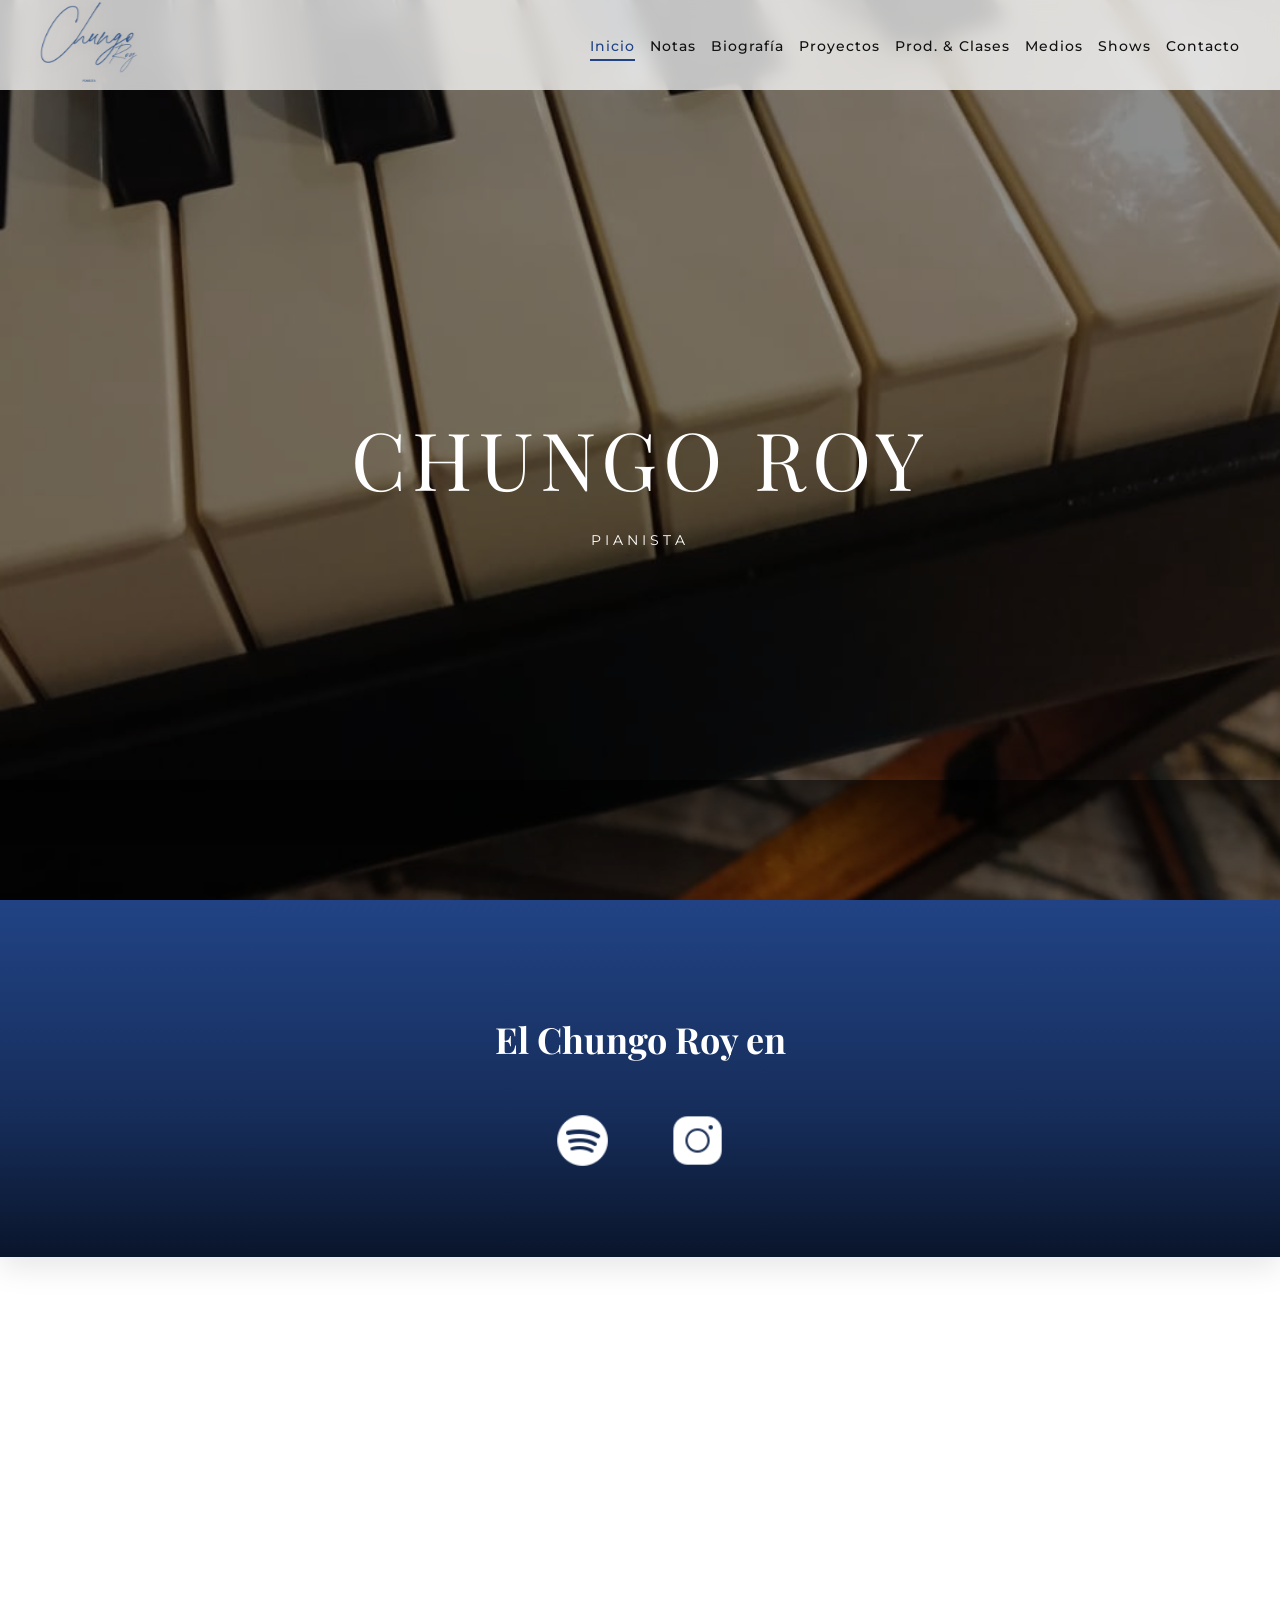
<file: index.html>
<!DOCTYPE html>
<html lang="es">
<head>
    <meta charset="UTF-8">
    <title>Chungo Roy - Pianista</title>
    <meta name="viewport" content="width=device-width, initial-scale=1.0">

    <link rel="stylesheet" href="css/base.css">
    <link rel="stylesheet" href="css/home.css">

    <link href="https://fonts.googleapis.com/css2?family=Playfair+Display:wght@400;600&family=Montserrat:wght@300;400;500&display=swap" rel="stylesheet">
</head>

<body>

    <main>
        <header id="site-header"></header>

        <section class="hero">
            <div class="hero-overlay">
                <h1 class="hero-title">CHUNGO ROY</h1>
                <p class="subtitulo">PIANISTA</p>
            </div>
        </section>

        <section class="plataformas">
            <h2>El Chungo Roy en</h2>

            <div class="plataformas-logos">
                <a href="https://open.spotify.com/playlist/2OCQnKmQpFRT2Ff9qnFyWs?si=woIp__VkTAuPn74NKSieSQ&pi=--3U6XzLT5ucb" target="_blank">
                    <img src="img/logos/spotify.png" alt="Spotify">
                </a>

                <a href="https://www.instagram.com/chungoroymusico?igsh=a2cyb2hiYXdscjZw" target="_blank">
                    <img src="img/logos/instagram.png" alt="Instagram">
                </a>

                
            </div>
        </section>
    </main>

    <footer class="footer-art">
        <div id="site-footer"></div>
    </footer>

    <script src="js/components.js"></script>

    <script>
        document.addEventListener("DOMContentLoaded", function () {
            const icons = document.querySelectorAll(".plataformas-logos img");
            const plataformaSection = document.querySelector(".plataformas");

            const observer = new IntersectionObserver(entries => {
                entries.forEach(entry => {
                    if (entry.isIntersecting) {
                        icons.forEach((icon, index) => {
                            setTimeout(() => {
                                icon.classList.add("visible");
                            }, index * 150);
                        });
                    }
                });
            }, { threshold: 0.3 });

            if (plataformaSection) {
                observer.observe(plataformaSection);
            }
        });
    </script>

</body>
</html>
</file>
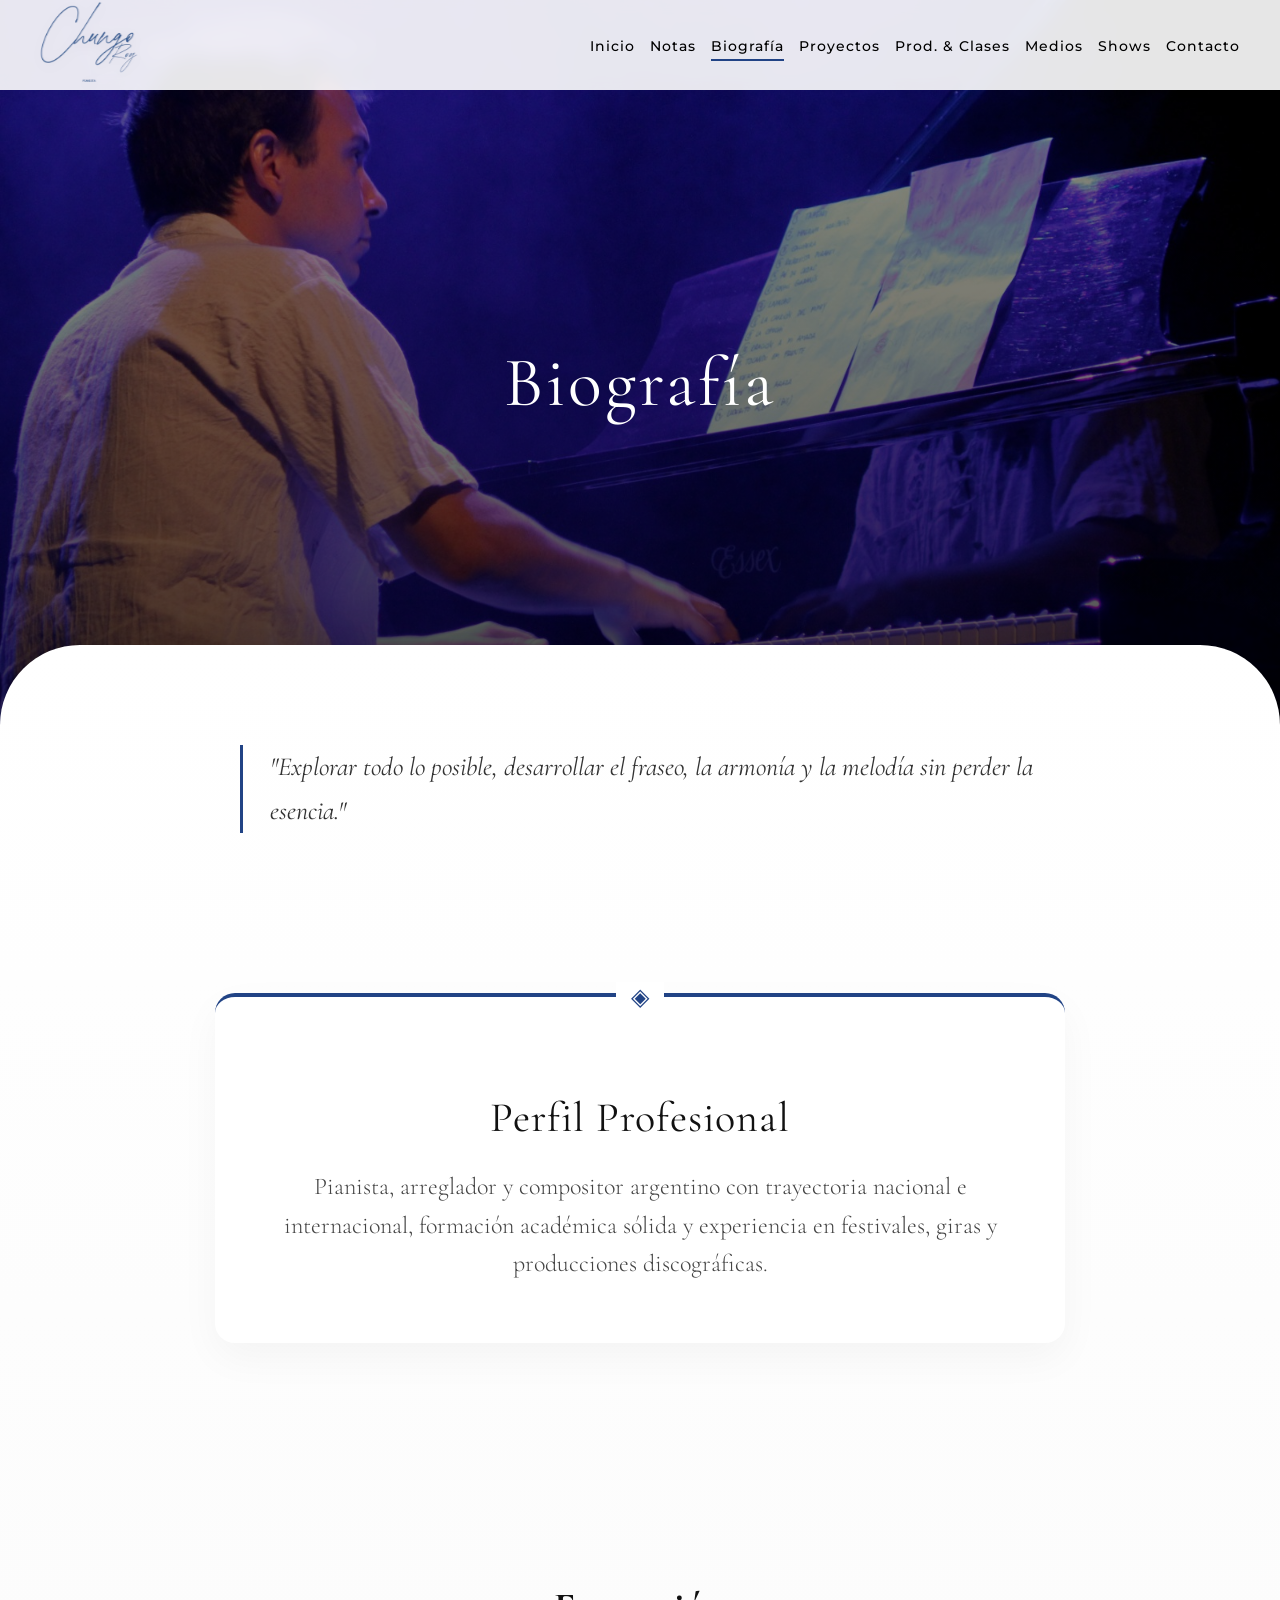
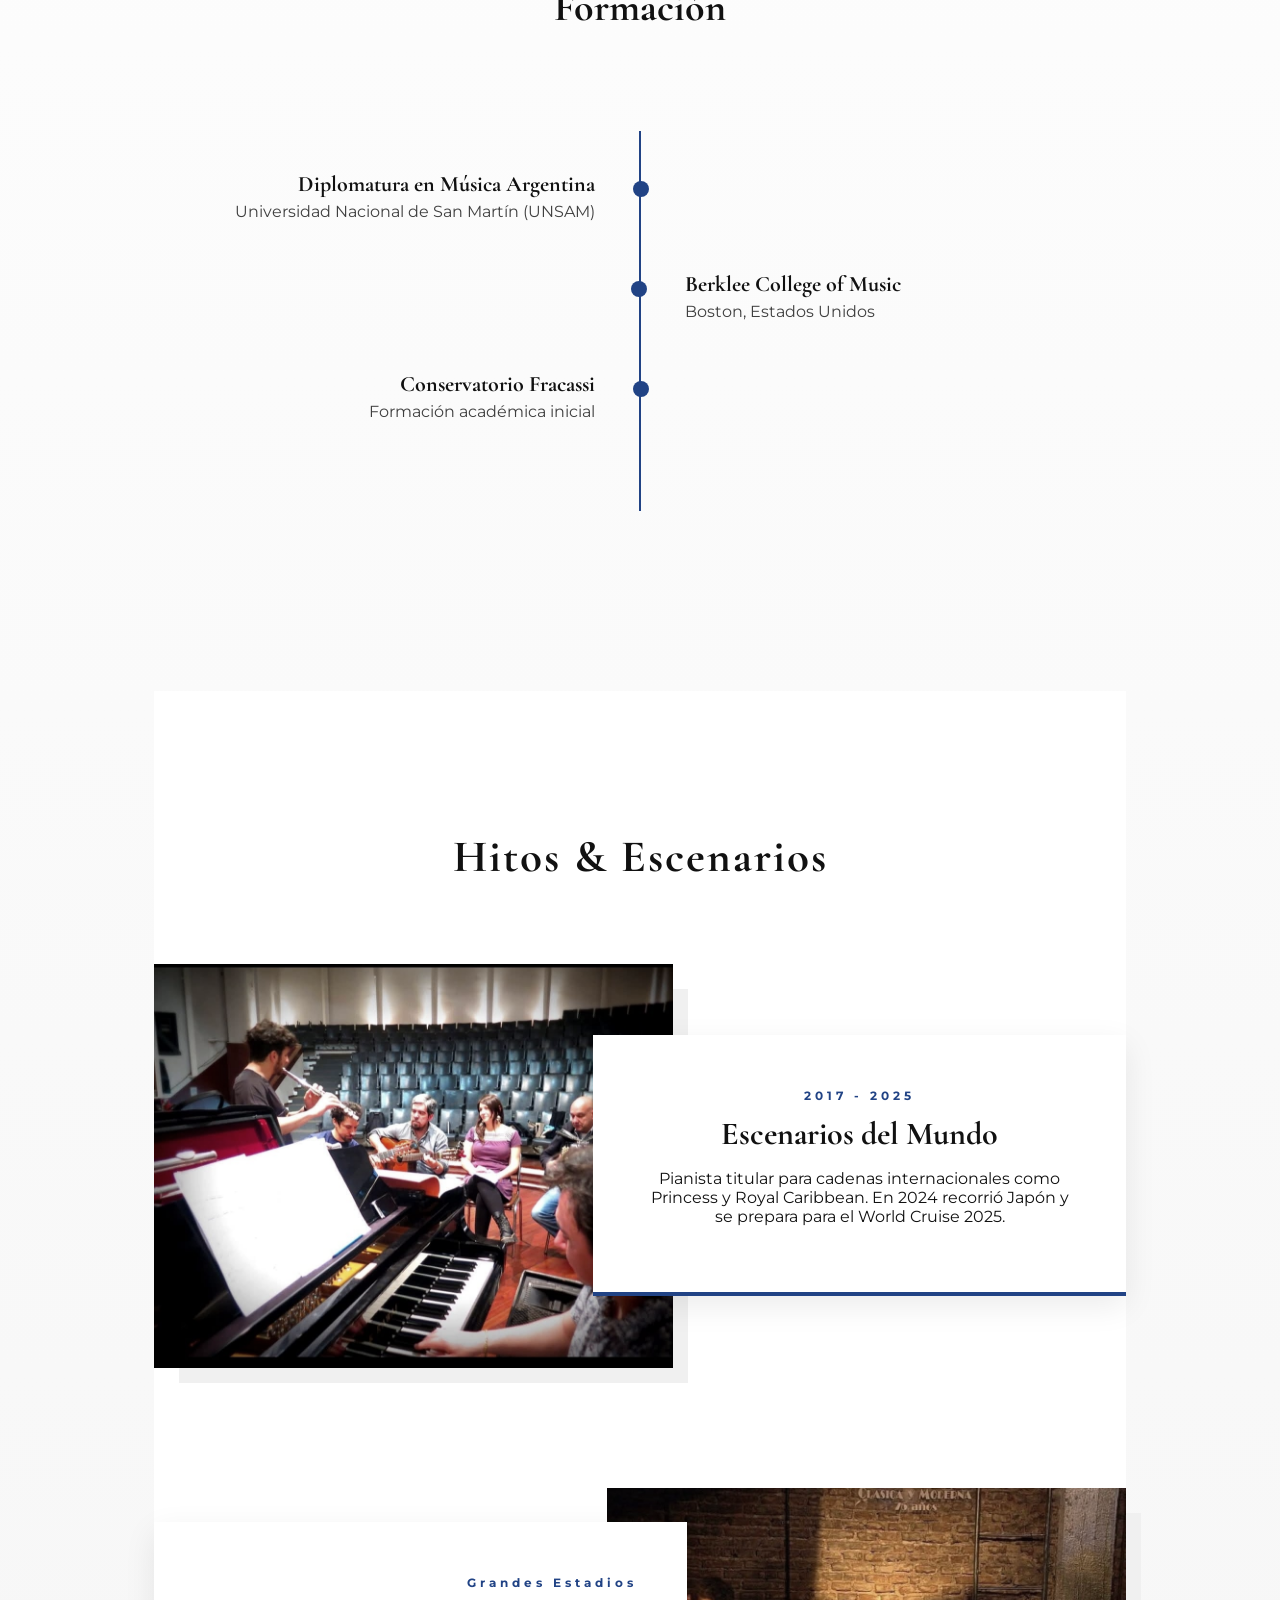
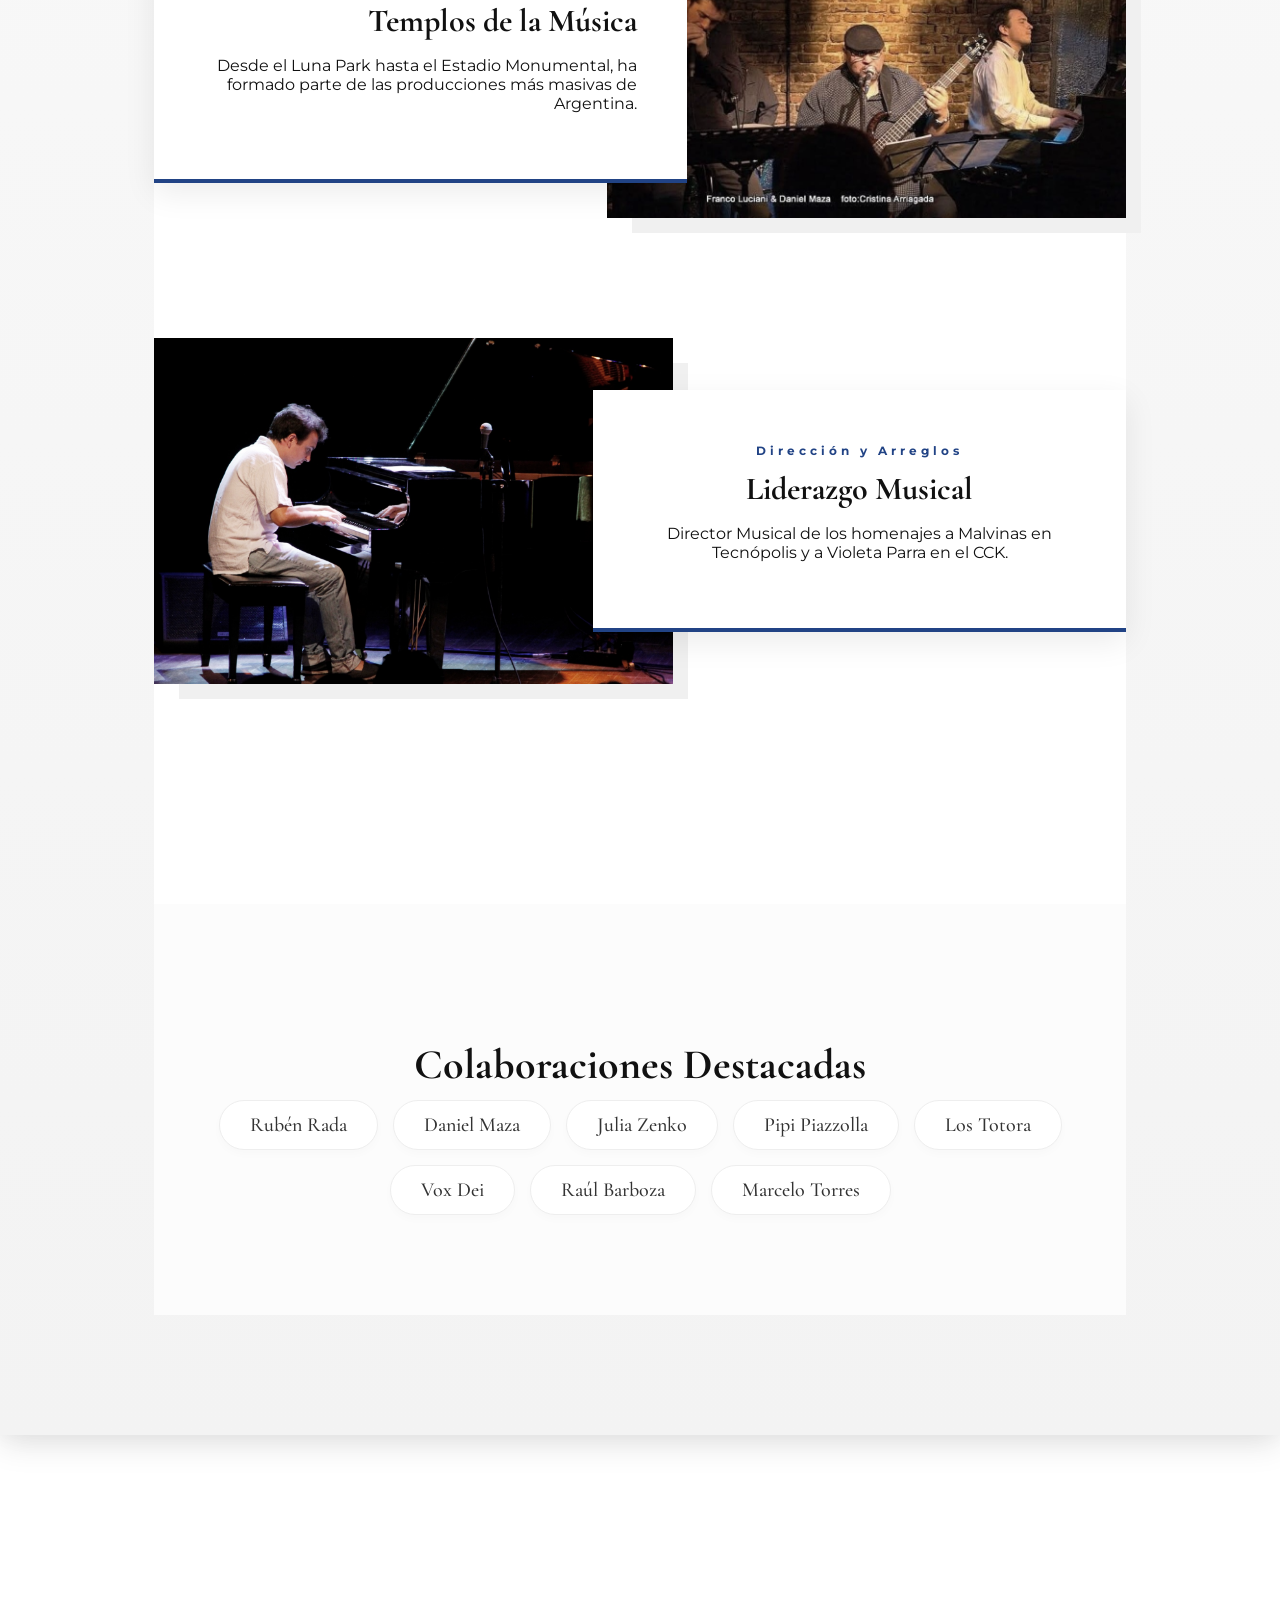
<file: biografia.html>
<!DOCTYPE html>
<html lang="es">
<head>
    <meta charset="UTF-8">
    <title>Biografía - Chungo Roy</title>
    <meta name="viewport" content="width=device-width, initial-scale=1.0">

    <link rel="stylesheet" href="css/base.css">
    <link rel="stylesheet" href="css/biografia.css">

    <link href="https://fonts.googleapis.com/css2?family=Cormorant+Garamond:wght@300;400;600&family=Montserrat:wght@300;400;500&display=swap" rel="stylesheet">
</head>

<body class="pagina-interna">

    <header id="site-header"></header>

    <main>
        <section class="hero-bio">
            <div class="overlay-bio">
                <h1>Biografía</h1>
            </div>
        </section>

        <section class="contenido-bio">

            <div class="bio-manifiesto">
                <div class="frase-wrapper">
                    <p>
                        "Explorar todo lo posible, desarrollar el fraseo,
                        la armonía y la melodía sin perder la esencia."
                    </p>
                </div>
            </div>

            <div class="bio-perfil">
                <div class="perfil-card">
                    <span class="perfil-decor"></span>
                    <h2>Perfil Profesional</h2>
                    <p>
                        Pianista, arreglador y compositor argentino con trayectoria nacional e internacional, formación académica sólida y experiencia en festivales, giras y producciones discográficas.
                    </p>
                </div>
            </div>

            <div class="bio-formacion">
                <h2 class="titulo-seccion">Formación</h2>
                <div class="timeline">
                    <div class="timeline-item">
                        <span class="timeline-dot"></span>
                        <div class="timeline-content">
                            <h3>Diplomatura en Música Argentina</h3>
                            <p>Universidad Nacional de San Martín (UNSAM)</p>
                        </div>
                    </div>
                    <div class="timeline-item">
                        <span class="timeline-dot"></span>
                        <div class="timeline-content">
                            <h3>Berklee College of Music</h3>
                            <p>Boston, Estados Unidos</p>
                        </div>
                    </div>
                    <div class="timeline-item">
                        <span class="timeline-dot"></span>
                        <div class="timeline-content">
                            <h3>Conservatorio Fracassi</h3>
                            <p>Formación académica inicial</p>
                        </div>
                    </div>
                </div>
            </div>

            <section class="bio-trayectoria">
                <div class="trayectoria-header">
                    <h2>Hitos & Escenarios</h2>
                </div>

                <div class="trayectoria-container">
                    <div class="trayectoria-item">
                        <div class="tray-img">
                            <img src="img/fotos/internacional.jpeg" alt="Chungo Roy Internacional">
                        </div>
                        <div class="tray-info">
                            <span>2017 - 2025</span>
                            <h3>Escenarios del Mundo</h3>
                            <p>Pianista titular para cadenas internacionales como Princess y Royal Caribbean. En 2024 recorrió Japón y se prepara para el World Cruise 2025.</p>
                        </div>
                    </div>

                    <div class="trayectoria-item alt">
                        <div class="tray-info">
                            <span>Grandes Estadios</span>
                            <h3>Templos de la Música</h3>
                            <p>Desde el Luna Park hasta el Estadio Monumental, ha formado parte de las producciones más masivas de Argentina.</p>
                        </div>
                        <div class="tray-img">
                            <img src="img/fotos/esenario.jpeg" alt="Concierto Estadio">
                        </div>
                    </div>

                    <div class="trayectoria-item">
                        <div class="tray-img">
                            <img src="img/fotos/TocandoPiano5.jpeg" alt="Chungo Roy Director">
                        </div>
                        <div class="tray-info">
                            <span>Dirección y Arreglos</span>
                            <h3>Liderazgo Musical</h3>
                            <p>Director Musical de los homenajes a Malvinas en Tecnópolis y a Violeta Parra en el CCK.</p>
                        </div>
                    </div>
                </div>
            </section>

            <section class="bio-colaboraciones">
                <div class="colab-header">
                    <h2>Colaboraciones Destacadas</h2>
                </div>
                <div class="colaboraciones-grid">
                    <div class="colab-tag">Rubén Rada</div>
                    <div class="colab-tag">Daniel Maza</div>
                    <div class="colab-tag">Julia Zenko</div>
                    <div class="colab-tag">Pipi Piazzolla</div>
                    <div class="colab-tag">Los Totora</div>
                    <div class="colab-tag">Vox Dei</div>
                    <div class="colab-tag">Raúl Barboza</div>
                    <div class="colab-tag">Marcelo Torres</div>
                </div>
            </section>
        </section>
    </main>

    <footer class="footer-art">
        <div id="site-footer"></div>
    </footer>

    <script src="js/components.js"></script>

    <script>
        document.addEventListener("DOMContentLoaded", function() {

            const timeline = document.querySelector('.timeline');
            if(timeline) {
                const timelineObserver = new IntersectionObserver((entries) => {
                    entries.forEach(entry => {
                        if (entry.isIntersecting) {
                            entry.target.classList.add('animar-linea');
                            const items = entry.target.querySelectorAll('.timeline-item');
                            items.forEach(item => item.classList.add('entrada'));
                        }
                    });
                }, { threshold: 0.1 });
                timelineObserver.observe(timeline);
            }

            const manifiesto = document.querySelector('.bio-manifiesto');
            if(manifiesto) {
                const manifiestoObserver = new IntersectionObserver((entries) => {
                    entries.forEach(entry => {
                        if (entry.isIntersecting) {
                            entry.target.classList.add('revelar');
                        }
                    });
                }, { threshold: 0.5 });
                manifiestoObserver.observe(manifiesto);
            }

            const trayectories = document.querySelectorAll('.trayectoria-item');
            const trayObserver = new IntersectionObserver((entries) => {
                entries.forEach(entry => {
                    if (entry.isIntersecting) {
                        entry.target.classList.add('visible');
                    }
                });
            }, { threshold: 0.2 });
            trayectories.forEach(item => trayObserver.observe(item));

            const grid = document.querySelector('.colaboraciones-grid');
            const tags = document.querySelectorAll('.colab-tag');
            if(grid) {
                tags.forEach((tag, index) => {
                    tag.style.transitionDelay = `${index * 0.1}s`;
                });
                const observerColab = new IntersectionObserver((entries) => {
                    if(entries[0].isIntersecting) {
                        grid.classList.add('revelado');
                    }
                }, { threshold: 0.5 });
                observerColab.observe(grid);
            }
        });
    </script>

</body>
</html>
</file>
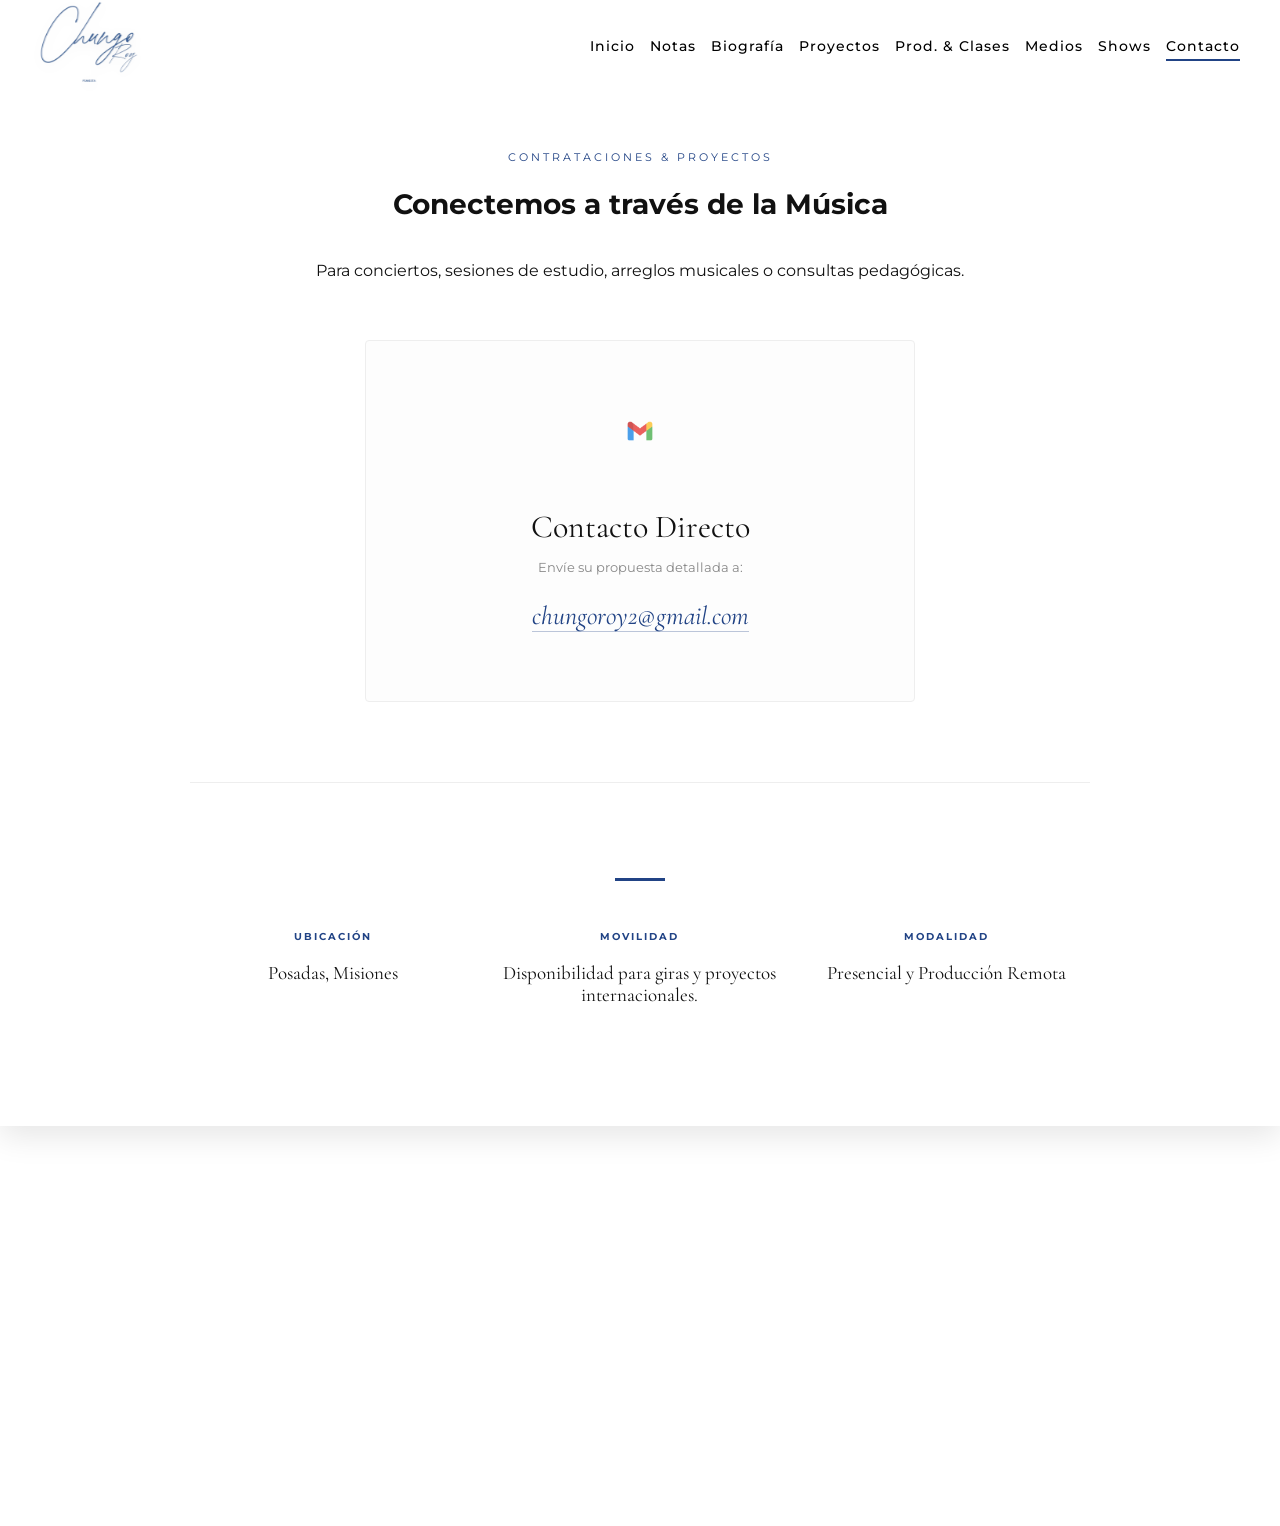
<file: contacto.html>
<!DOCTYPE html>
<html lang="es">
<head>
    <meta charset="UTF-8">
    <title>Contacto - Chungo Roy</title>
    <meta name="viewport" content="width=device-width, initial-scale=1.0">
    <link href="https://fonts.googleapis.com/css2?family=Cormorant+Garamond:wght@300;400;600&family=Montserrat:wght@300;400;500&display=swap" rel="stylesheet">

    <link rel="stylesheet" href="css/base.css">
    <link rel="stylesheet" href="css/contacto.css">
</head>

<body class="pagina-interna">

    <header id="site-header"></header>

    <main>
        <section class="contacto-premium">
            <div class="contacto-container">

                <div class="contacto-header reveal">
                    <span class="header-tag">Contrataciones & Proyectos</span>
                    <h2 class="title-display">Conectemos a través de la <span>Música</span></h2>
                    <div class="dash-red"></div>
                    <p>Para conciertos, sesiones de estudio, arreglos musicales o consultas pedagógicas.</p>
                </div>

                <div class="contacto-central">
                    <div class="contacto-card reveal">
                        <div class="card-icon">
                            <img src="img/logos/gmail.png" alt="Email">
                        </div>
                        <h3>Contacto Directo</h3>
                        <p>Envíe su propuesta detallada a:</p>
                        <a href="mailto:chungoroy2@gmail.com" class="link-contacto">chungoroy2@gmail.com</a>
                    </div>
                </div>

                <div class="disponibilidad-block reveal">
                    <div class="header-divider"></div>
                    <div class="disponibilidad-content">
                        <div class="disp-item">
                            <h4>Ubicación</h4>
                            <p>Posadas, Misiones</p>
                        </div>
                        <div class="disp-item">
                            <h4>Movilidad</h4>
                            <p>Disponibilidad para giras y proyectos internacionales.</p>
                        </div>
                        <div class="disp-item">
                            <h4>Modalidad</h4>
                            <p>Presencial y Producción Remota</p>
                        </div>
                    </div>
                </div>

            </div>
        </section>
    </main>

    <footer class="footer-art">
        <div id="site-footer"></div>
    </footer>

    <script src="js/components.js"></script>

    <script>
        function reveal() {
            var reveals = document.querySelectorAll(".reveal");
            for (var i = 0; i < reveals.length; i++) {
                var windowHeight = window.innerHeight;
                var elementTop = reveals[i].getBoundingClientRect().top;
                var elementVisible = 100;
                if (elementTop < windowHeight - elementVisible) {
                    reveals[i].classList.add("active");
                }
            }
        }

        window.addEventListener("scroll", reveal);
        window.addEventListener("load", reveal);
    </script>

</body>
</html>
</file>
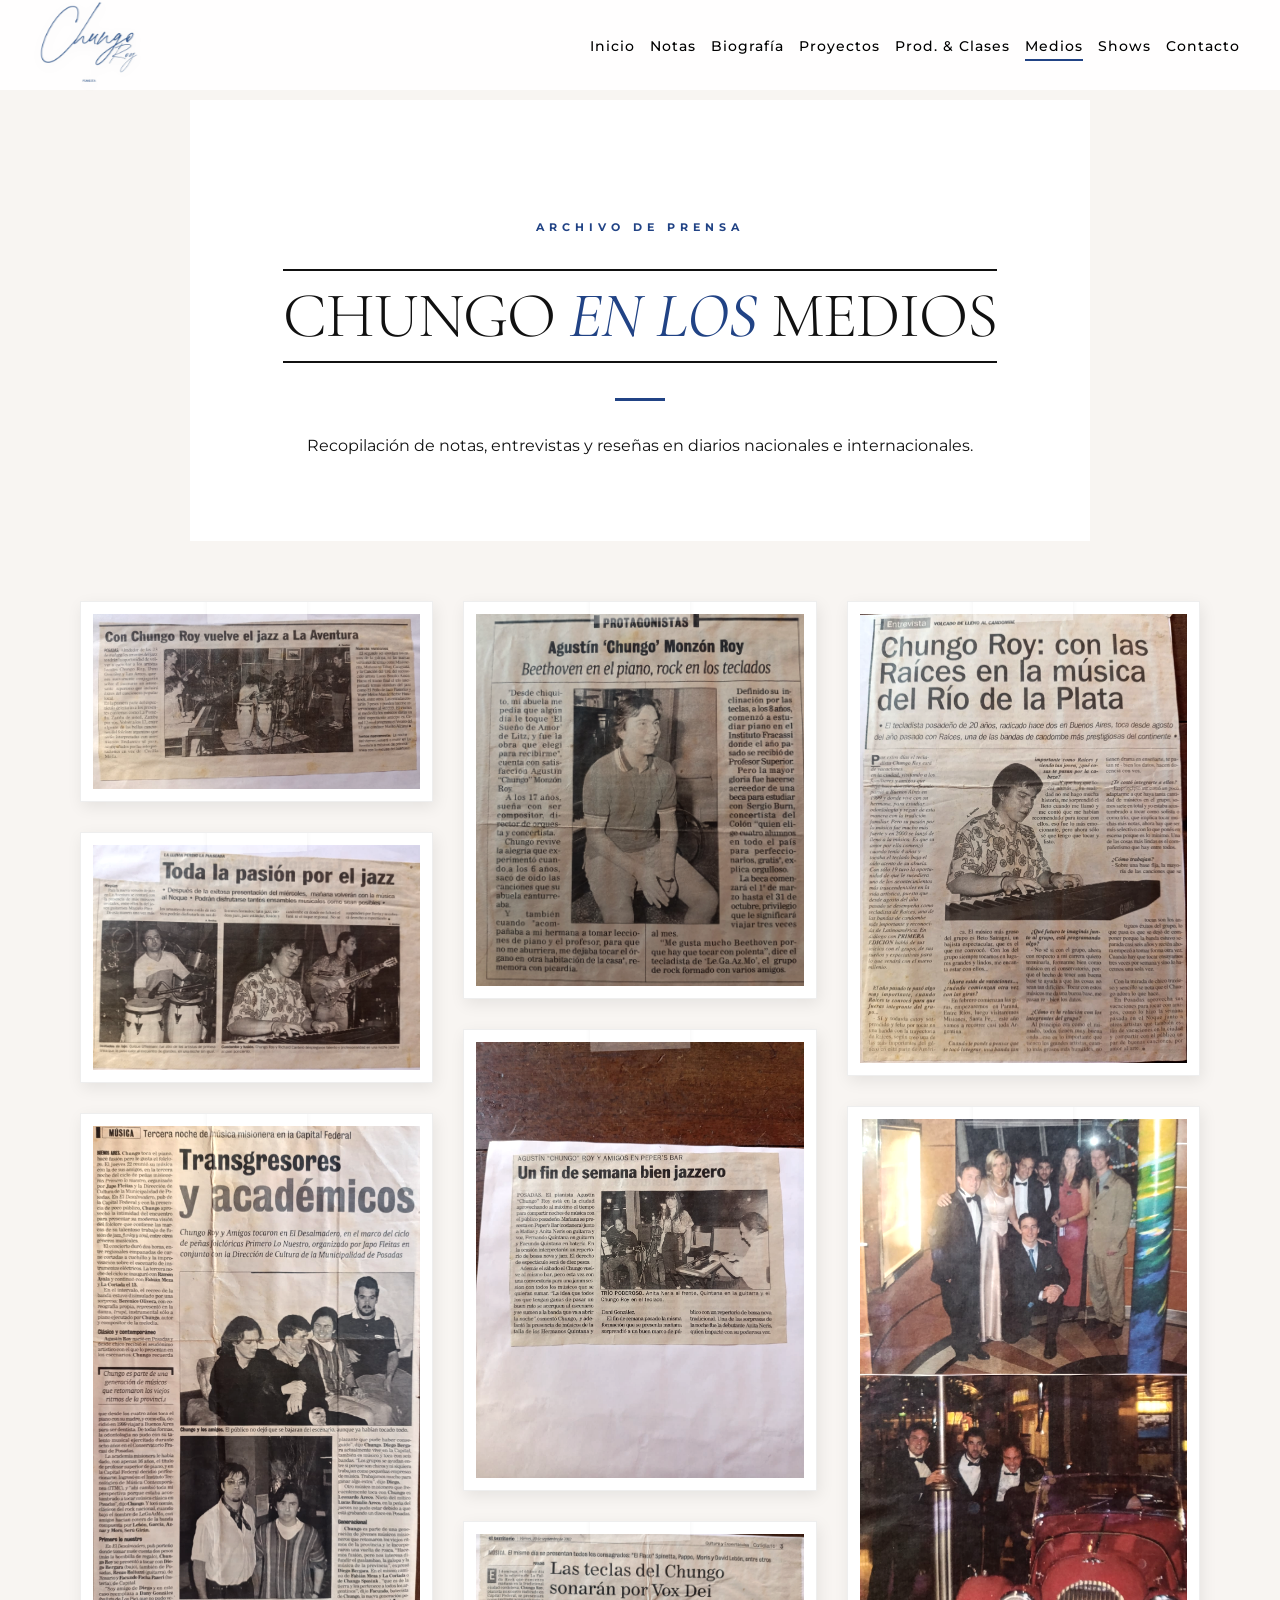
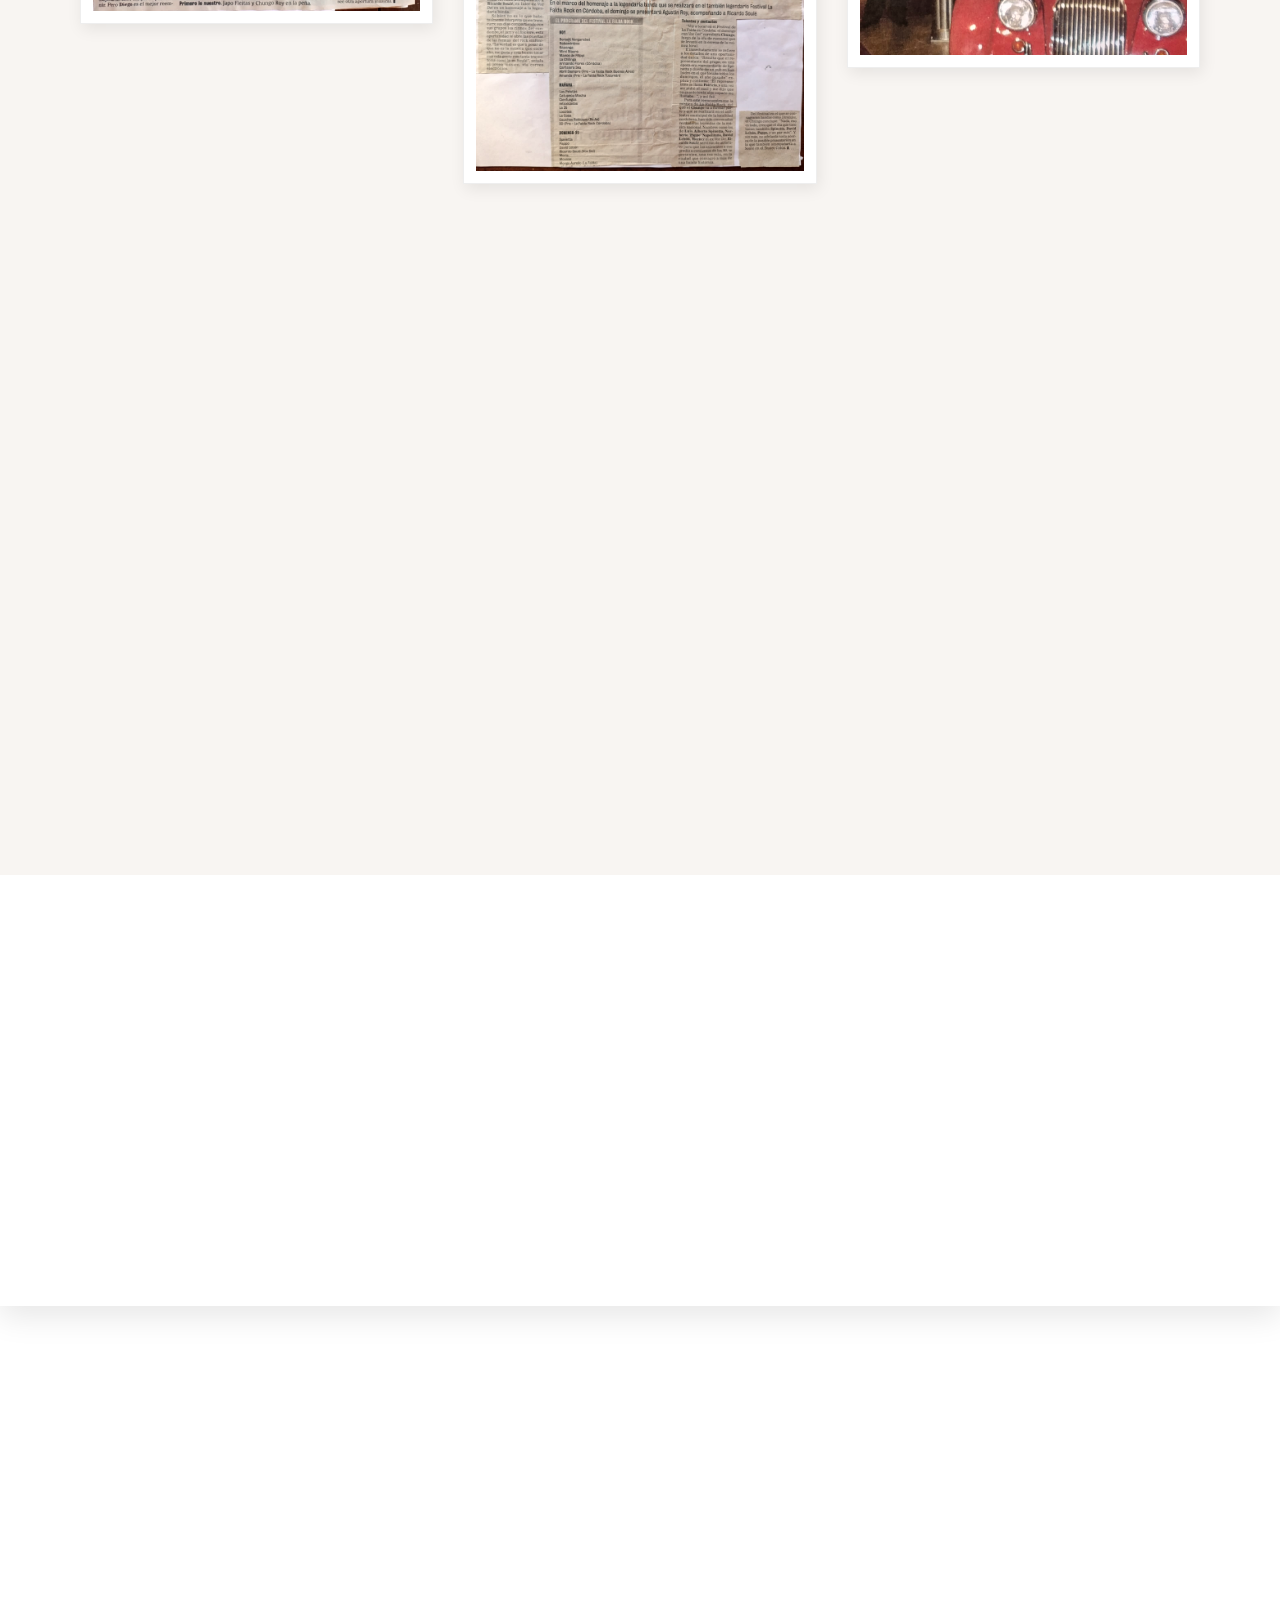
<file: medios.html>
<!DOCTYPE html>
<html lang="es">
<head>
    <meta charset="UTF-8">
    <title>Medios - Chungo Roy</title>
    <meta name="viewport" content="width=device-width, initial-scale=1.0">
    <link href="https://fonts.googleapis.com/css2?family=Cormorant+Garamond:wght@300;400;600&family=Montserrat:wght@300;400;500&display=swap" rel="stylesheet">

    <link rel="stylesheet" href="css/base.css">
    <link rel="stylesheet" href="css/medios.css">
</head>

<body class="pagina-interna">

    <header id="site-header"></header>

    <main>
        <section class="seccion-medios reveal">
            <div class="proyectos-header-premium">
                <div class="header-reveal">
                    <span class="header-tag">Archivo de Prensa</span>
                    <h2 class="header-title">Chungo <span>en los</span> Medios</h2>
                    <div class="header-divider"></div>
                    <p class="header-subtitle">
                        Recopilación de notas, entrevistas y reseñas en diarios nacionales e internacionales.
                    </p>
                </div>
            </div>

            <div class="prensa-grid">
                <div class="prensa-item reveal">
                    <img src="img/fotos/JazzChungoD1.jpeg" alt="Nota de prensa">
                    <div class="prensa-overlay">
                        <span>Chungo y el Jazz</span>
                    </div>
                </div>

                <div class="prensa-item reveal">
                    <img src="img/fotos/PasionD2.jpeg" alt="Entrevista radio">
                    <div class="prensa-overlay">
                        <span>Fusion Musical</span>
                    </div>
                </div>

                <div class="prensa-item reveal">
                    <img src="img/fotos/TrangesoresD3.jpeg" alt="Reseña concierto">
                    <div class="prensa-overlay">
                        <span>Primero Lo Nuestro</span>
                    </div>
                </div>

                <div class="prensa-item reveal">
                    <img src="img/fotos/GiganteD4.jpeg" alt="Reseña concierto">
                    <div class="prensa-overlay">
                        <span>Pequeño Gran Gigante</span>
                    </div>
                </div>

                <div class="prensa-item reveal">
                    <img src="img/fotos/BethovenD5.jpeg" alt="Reseña concierto">
                    <div class="prensa-overlay">
                        <span>Inspiración juvenil</span>
                    </div>
                </div>

                <div class="prensa-item reveal">
                    <img src="img/fotos/FindeD6.jpeg" alt="Reseña concierto">
                    <div class="prensa-overlay">
                        <span>Fin de semana jazzero</span>
                    </div>
                </div>

                <div class="prensa-item reveal">
                    <img src="img/fotos/VoxDeiD7.jpeg" alt="Reseña concierto">
                    <div class="prensa-overlay">
                        <span>Tributo rockero</span>
                    </div>
                </div>

                <div class="prensa-item reveal">
                    <img src="img/fotos/teclasD8.jpeg" alt="Reseña concierto">
                    <div class="prensa-overlay">
                        <span>Pasion Musical</span>
                    </div>
                </div>

                <div class="prensa-item reveal">
                    <img src="img/fotos/RioD9.jpeg" alt="Reseña concierto">
                    <div class="prensa-overlay">
                        <span>Candombe auténtico</span>
                    </div>
                </div>

                <div class="prensa-item reveal">
                    <img src="img/fotos/ftgrupalD10.jpeg" alt="Reseña concierto">
                    <div class="prensa-overlay">
                        <span>Elegancia festiva</span>
                    </div>
                </div>

                <div class="prensa-item reveal">
                    <img src="img/fotos/sieteD11.jpeg" alt="Reseña concierto">
                    <div class="prensa-overlay">
                        <span>Jazz vibrante</span>
                    </div>
                </div>
            </div>
        </section>

        <section class="cita-separador reveal">
            <div class="cita-content">
                <span class="comillas-giant">"</span>
                <p>Chungo Roy es capaz de transformar el paisaje misionero en una pieza de cámara universal.</p>
                — Diario El Territorio
            </div>
        </section>
    </main>

    <footer class="footer-art">
        <div id="site-footer"></div>
    </footer>

    <script src="js/components.js"></script>

    <script>
        function reveal() {
            var reveals = document.querySelectorAll(".reveal");
            for (var i = 0; i < reveals.length; i++) {
                var windowHeight = window.innerHeight;
                var elementTop = reveals[i].getBoundingClientRect().top;
                var elementVisible = 150;
                if (elementTop < windowHeight - elementVisible) {
                    reveals[i].classList.add("active");
                }
            }
        }

        window.addEventListener("scroll", reveal);
        window.addEventListener("load", reveal);
    </script>

</body>
</html>
</file>
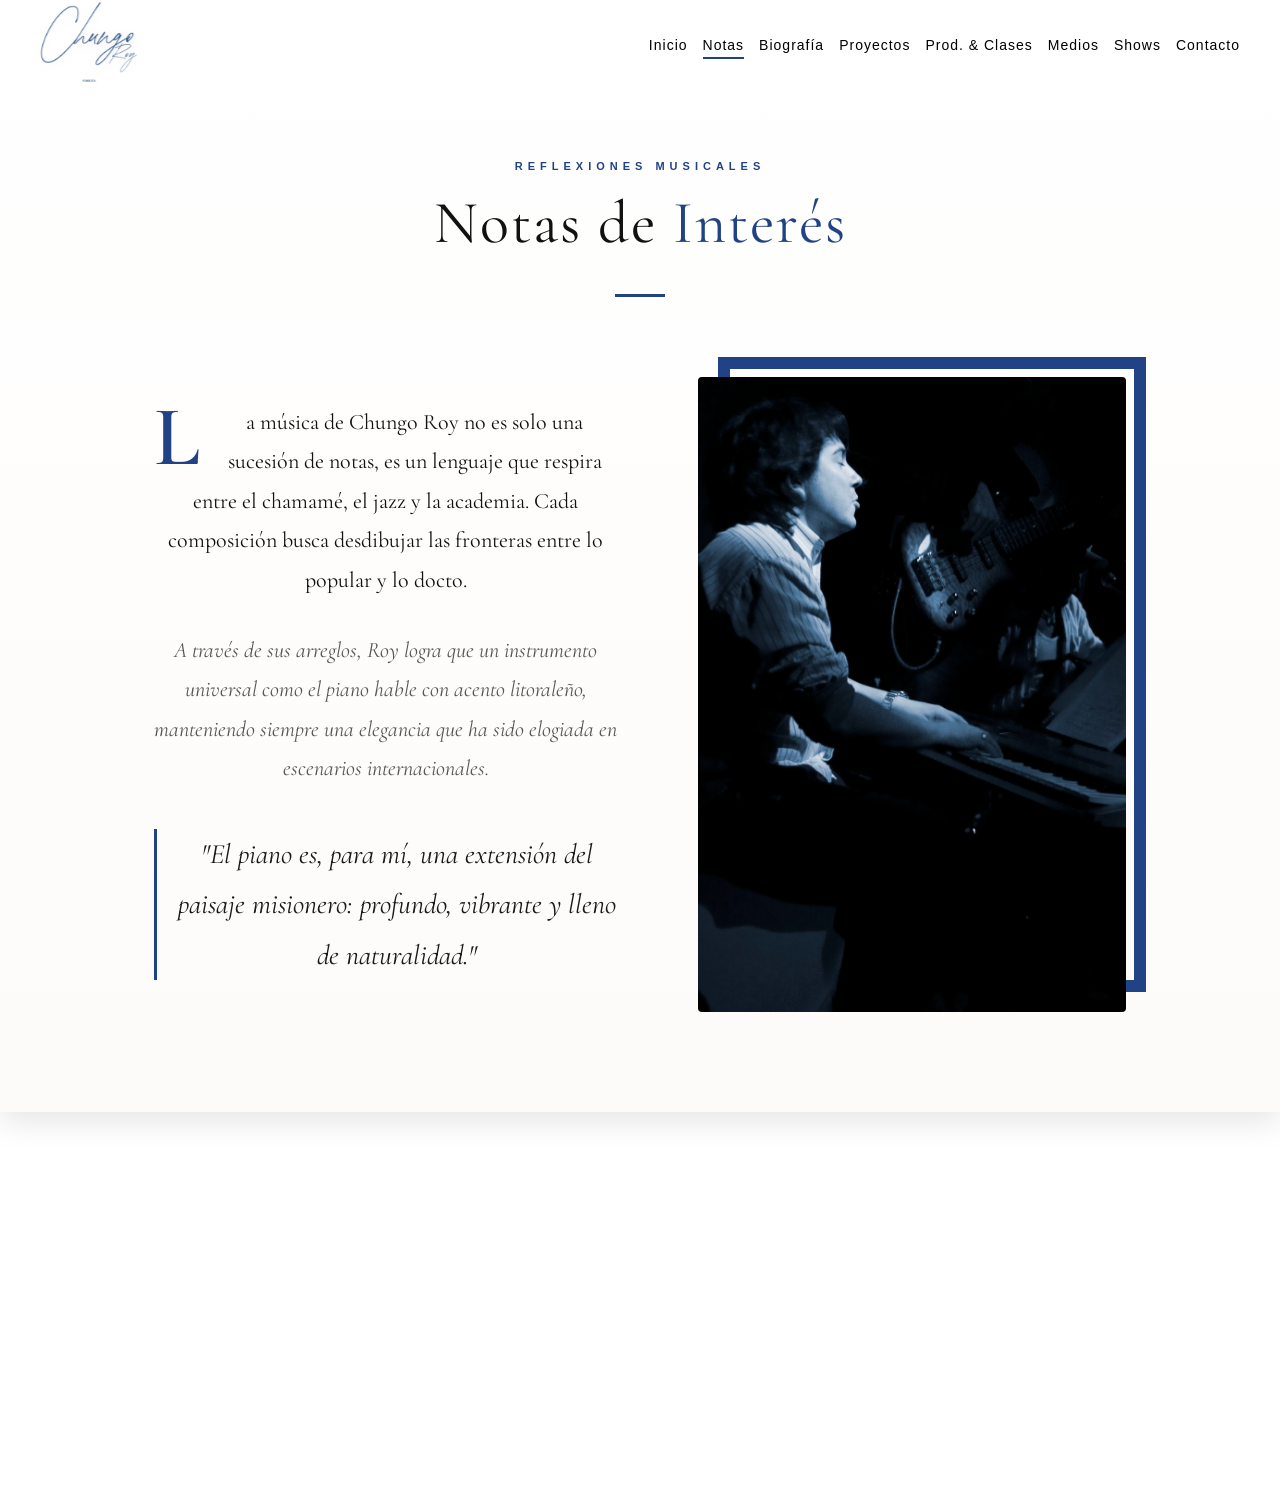
<file: notas.html>
<!DOCTYPE html>
<html lang="es">
<head>
    <meta charset="UTF-8">
    <title>Notas - Chungo Roy</title>
    <meta name="viewport" content="width=device-width, initial-scale=1.0">
    <link href="https://fonts.googleapis.com/css2?family=Cormorant+Garamond:wght@300;400;600&display=swap" rel="stylesheet">

    <link rel="stylesheet" href="css/base.css">
    <link rel="stylesheet" href="css/notas.css">
</head>

<body class="pagina-interna">

    <header id="site-header"></header>

    <main>
        <section class="contenido-notas">

            <div class="notas-header">
                <span class="header-tag">Reflexiones Musicales</span>
                <h2 class="titulo-notas">Notas de <span>Interés</span></h2>
                <div class="header-divider"></div>
            </div>

            <article class="nota">
                <div class="texto-nota">
                    <p class="parrafo-principal">
                        <span class="capitular">L</span>a música de Chungo Roy no es solo una sucesión de notas, es un lenguaje que respira entre el chamamé, el jazz y la academia. Cada composición busca desdibujar las fronteras entre lo popular y lo docto.
                    </p>

                    <p class="cita">
                        A través de sus arreglos, Roy logra que un instrumento universal como el piano hable con acento litoraleño, manteniendo siempre una elegancia que ha sido elogiada en escenarios internacionales.
                    </p>

                    <p class="cita-grande">
                        "El piano es, para mí, una extensión del paisaje misionero: profundo, vibrante y lleno de naturalidad."
                    </p>
                </div>

                <div class="nota-img-wrapper">
                    <div class="decoracion-frame"></div>
                    <img src="img/fotos/TocandoPiano3.jpeg" alt="Chungo Roy al piano">
                </div>
            </article>

        </section>
    </main>

    <footer class="footer-art">
        <div id="site-footer"></div>
    </footer>

    <script src="js/components.js"></script>

    <script>
        document.addEventListener("DOMContentLoaded", function () {
            const nota = document.querySelector(".nota");

            const observer = new IntersectionObserver(entries => {
                entries.forEach(entry => {
                    if (entry.isIntersecting) {
                        nota.classList.add("visible");
                    }
                });
            }, {
                threshold: 0.2
            });

            if (nota) {
                observer.observe(nota);
            }
        });
    </script>

</body>
</html>
</file>
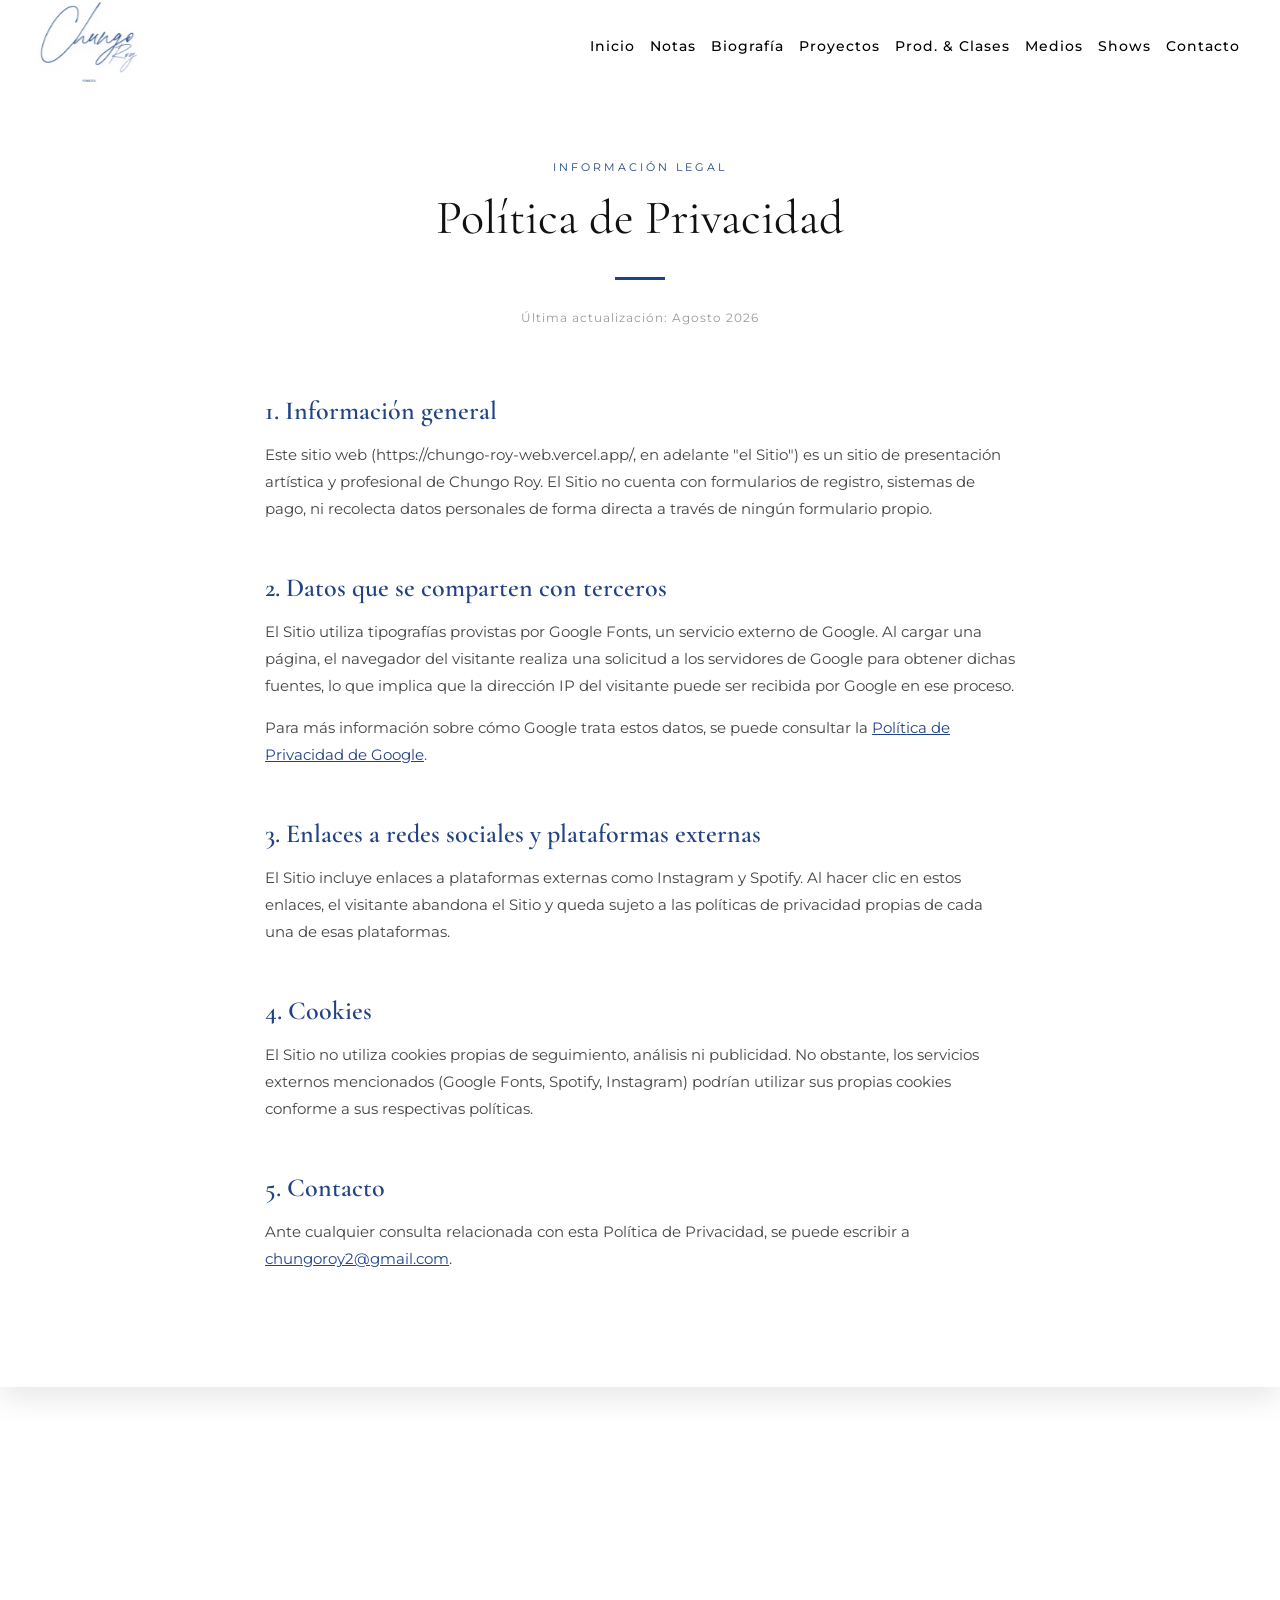
<file: privacidad.html>
<!DOCTYPE html>
<html lang="es">
<head>
    <meta charset="UTF-8">
    <title>Política de Privacidad - Chungo Roy</title>
    <meta name="viewport" content="width=device-width, initial-scale=1.0">
    <link href="https://fonts.googleapis.com/css2?family=Cormorant+Garamond:wght@300;400;600&family=Montserrat:wght@300;400;500&display=swap" rel="stylesheet">

    <link rel="stylesheet" href="css/base.css">
    <link rel="stylesheet" href="css/privacidad.css">
</head>

<body class="pagina-interna">

    <header id="site-header"></header>

    <main>
        <section class="legal-contenido">
            <div class="legal-container">

                <div class="legal-header">
                    <span class="header-tag">Información Legal</span>
                    <h1>Política de Privacidad</h1>
                    <div class="header-divider"></div>
                    <p class="legal-actualizado">Última actualización: Agosto 2026</p>
                </div>

                <div class="legal-texto">
                    <h2>1. Información general</h2>
                    <p>
                        Este sitio web (https://chungo-roy-web.vercel.app/, en adelante "el Sitio") es un sitio de presentación artística y profesional de Chungo Roy. El Sitio no cuenta con formularios de registro, sistemas de pago, ni recolecta datos personales de forma directa a través de ningún formulario propio.
                    </p>

                    <h2>2. Datos que se comparten con terceros</h2>
                    <p>
                        El Sitio utiliza tipografías provistas por Google Fonts, un servicio externo de Google. Al cargar una página, el navegador del visitante realiza una solicitud a los servidores de Google para obtener dichas fuentes, lo que implica que la dirección IP del visitante puede ser recibida por Google en ese proceso.
                    </p>
                    <p>
                        Para más información sobre cómo Google trata estos datos, se puede consultar la <a href="https://policies.google.com/privacy" target="_blank" rel="noopener noreferrer">Política de Privacidad de Google</a>.
                    </p>

                    <h2>3. Enlaces a redes sociales y plataformas externas</h2>
                    <p>
                        El Sitio incluye enlaces a plataformas externas como Instagram y Spotify. Al hacer clic en estos enlaces, el visitante abandona el Sitio y queda sujeto a las políticas de privacidad propias de cada una de esas plataformas.
                    </p>

                    <h2>4. Cookies</h2>
                    <p>
                        El Sitio no utiliza cookies propias de seguimiento, análisis ni publicidad. No obstante, los servicios externos mencionados (Google Fonts, Spotify, Instagram) podrían utilizar sus propias cookies conforme a sus respectivas políticas.
                    </p>

                    <h2>5. Contacto</h2>
                    <p>
                        Ante cualquier consulta relacionada con esta Política de Privacidad, se puede escribir a <a href="mailto:chungoroy2@gmail.com">chungoroy2@gmail.com</a>.
                    </p>
                </div>

            </div>
        </section>
    </main>

    <footer class="footer-art">
        <div id="site-footer"></div>
    </footer>

    <script src="js/components.js"></script>

</body>
</html>
</file>
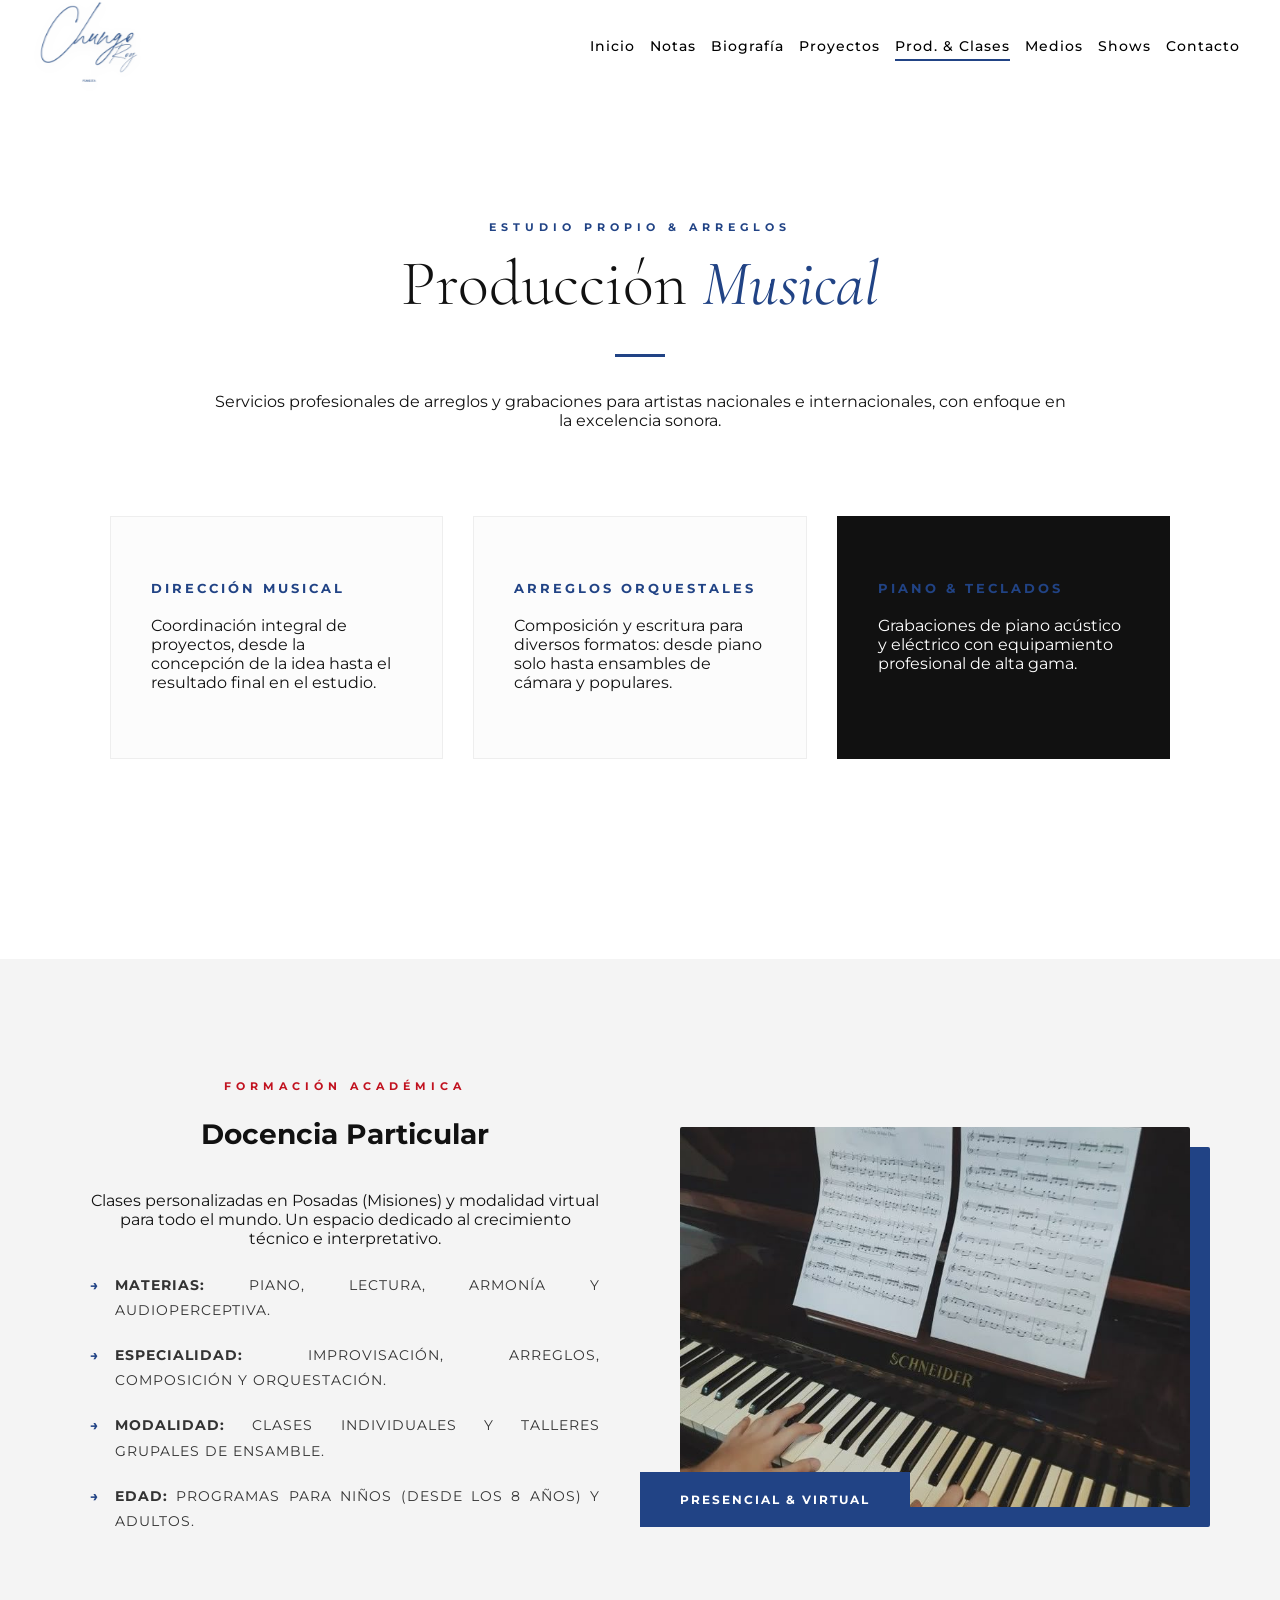
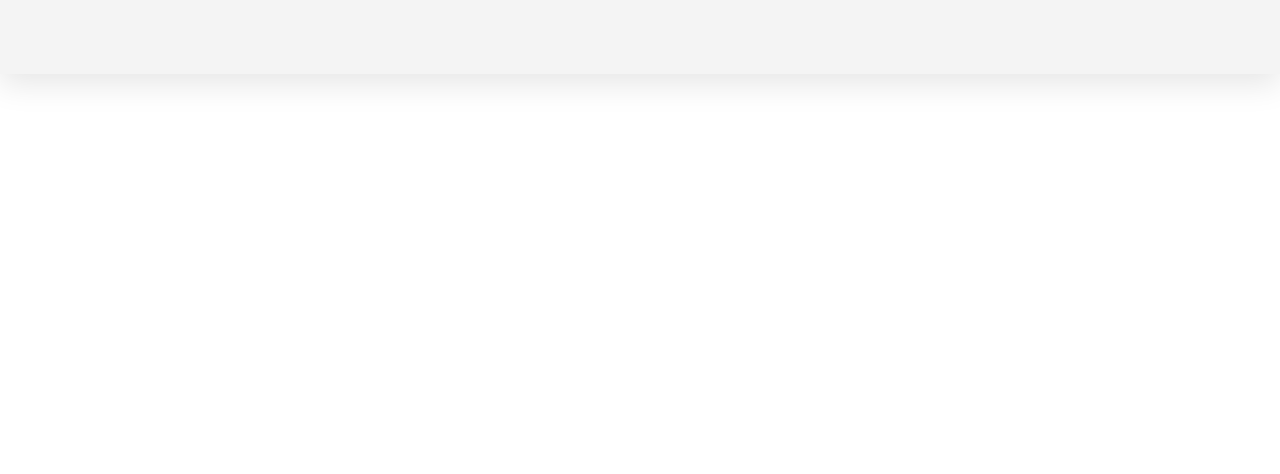
<file: produccion.html>
<!DOCTYPE html>
<html lang="es">
<head>
    <meta charset="UTF-8">
    <title>Producción & Clases - Chungo Roy</title>
    <meta name="viewport" content="width=device-width, initial-scale=1.0">
    <link href="https://fonts.googleapis.com/css2?family=Cormorant+Garamond:wght@300;400;600&family=Montserrat:wght@300;400;500&display=swap" rel="stylesheet">

    <link rel="stylesheet" href="css/base.css">
    <link rel="stylesheet" href="css/produccion.css">
</head>

<body class="pagina-interna">

    <header id="site-header"></header>

    <main>
        <section class="seccion-produccion reveal">
            <div class="proyectos-header-premium">
                <div class="header-reveal">
                    <span class="header-tag">Estudio Propio & Arreglos</span>
                    <h2 class="header-title">Producción <span>Musical</span></h2>
                    <div class="header-divider"></div>
                    <p class="header-subtitle">
                        Servicios profesionales de arreglos y grabaciones para artistas nacionales e internacionales, con enfoque en la excelencia sonora.
                    </p>
                </div>
            </div>

            <div class="grid-servicios">
                <div class="servicio-card reveal">
                    <h3>Dirección Musical</h3>
                    <p>Coordinación integral de proyectos, desde la concepción de la idea hasta el resultado final en el estudio.</p>
                </div>
                <div class="servicio-card reveal">
                    <h3>Arreglos Orquestales</h3>
                    <p>Composición y escritura para diversos formatos: desde piano solo hasta ensambles de cámara y populares.</p>
                </div>
                <div class="servicio-card highlight reveal">
                    <h3>Piano & Teclados</h3>
                    <p>Grabaciones de piano acústico y eléctrico con equipamiento profesional de alta gama.</p>
                </div>
            </div>
        </section>

        <section class="seccion-clases reveal">
            <div class="clases-wrapper">
                <div class="clases-texto">
                    <span class="header-tag" style="color: #c1121f;">Formación Académica</span>
                    <h2 class="title-display">Docencia <span>Particular</span></h2>
                    <p>Clases personalizadas en Posadas (Misiones) y modalidad virtual para todo el mundo. Un espacio dedicado al crecimiento técnico e interpretativo.</p>

                    <ul class="skills-list">
                        <li><strong>Materias:</strong> Piano, Lectura, Armonía y Audioperceptiva.</li>
                        <li><strong>Especialidad:</strong> Improvisación, Arreglos, Composición y Orquestación.</li>
                        <li><strong>Modalidad:</strong> Clases individuales y Talleres grupales de ensamble.</li>
                        <li><strong>Edad:</strong> Programas para niños (desde los 8 años) y adultos.</li>
                    </ul>
                </div>

                <div class="clases-imagen-wrapper reveal">
                    <div class="info-badge">Presencial & Virtual</div>
                    <img src="img/fotos/clasesPiano.jfif" alt="Clase presencial y virtual" class="clases-imagen-foto">
                </div>
            </div>
        </section>
    </main>

    <footer class="footer-art">
        <div id="site-footer"></div>
    </footer>

    <script src="js/components.js"></script>

    <script>
        function reveal() {
            var reveals = document.querySelectorAll(".reveal, .servicio-card, .clases-wrapper");
            for (var i = 0; i < reveals.length; i++) {
                var windowHeight = window.innerHeight;
                var elementTop = reveals[i].getBoundingClientRect().top;
                var elementVisible = 150;

                if (elementTop < windowHeight - elementVisible) {
                    reveals[i].classList.add("active");
                }
            }
        }

        window.addEventListener("scroll", reveal);
        window.addEventListener("load", reveal);
    </script>

</body>
</html>
</file>
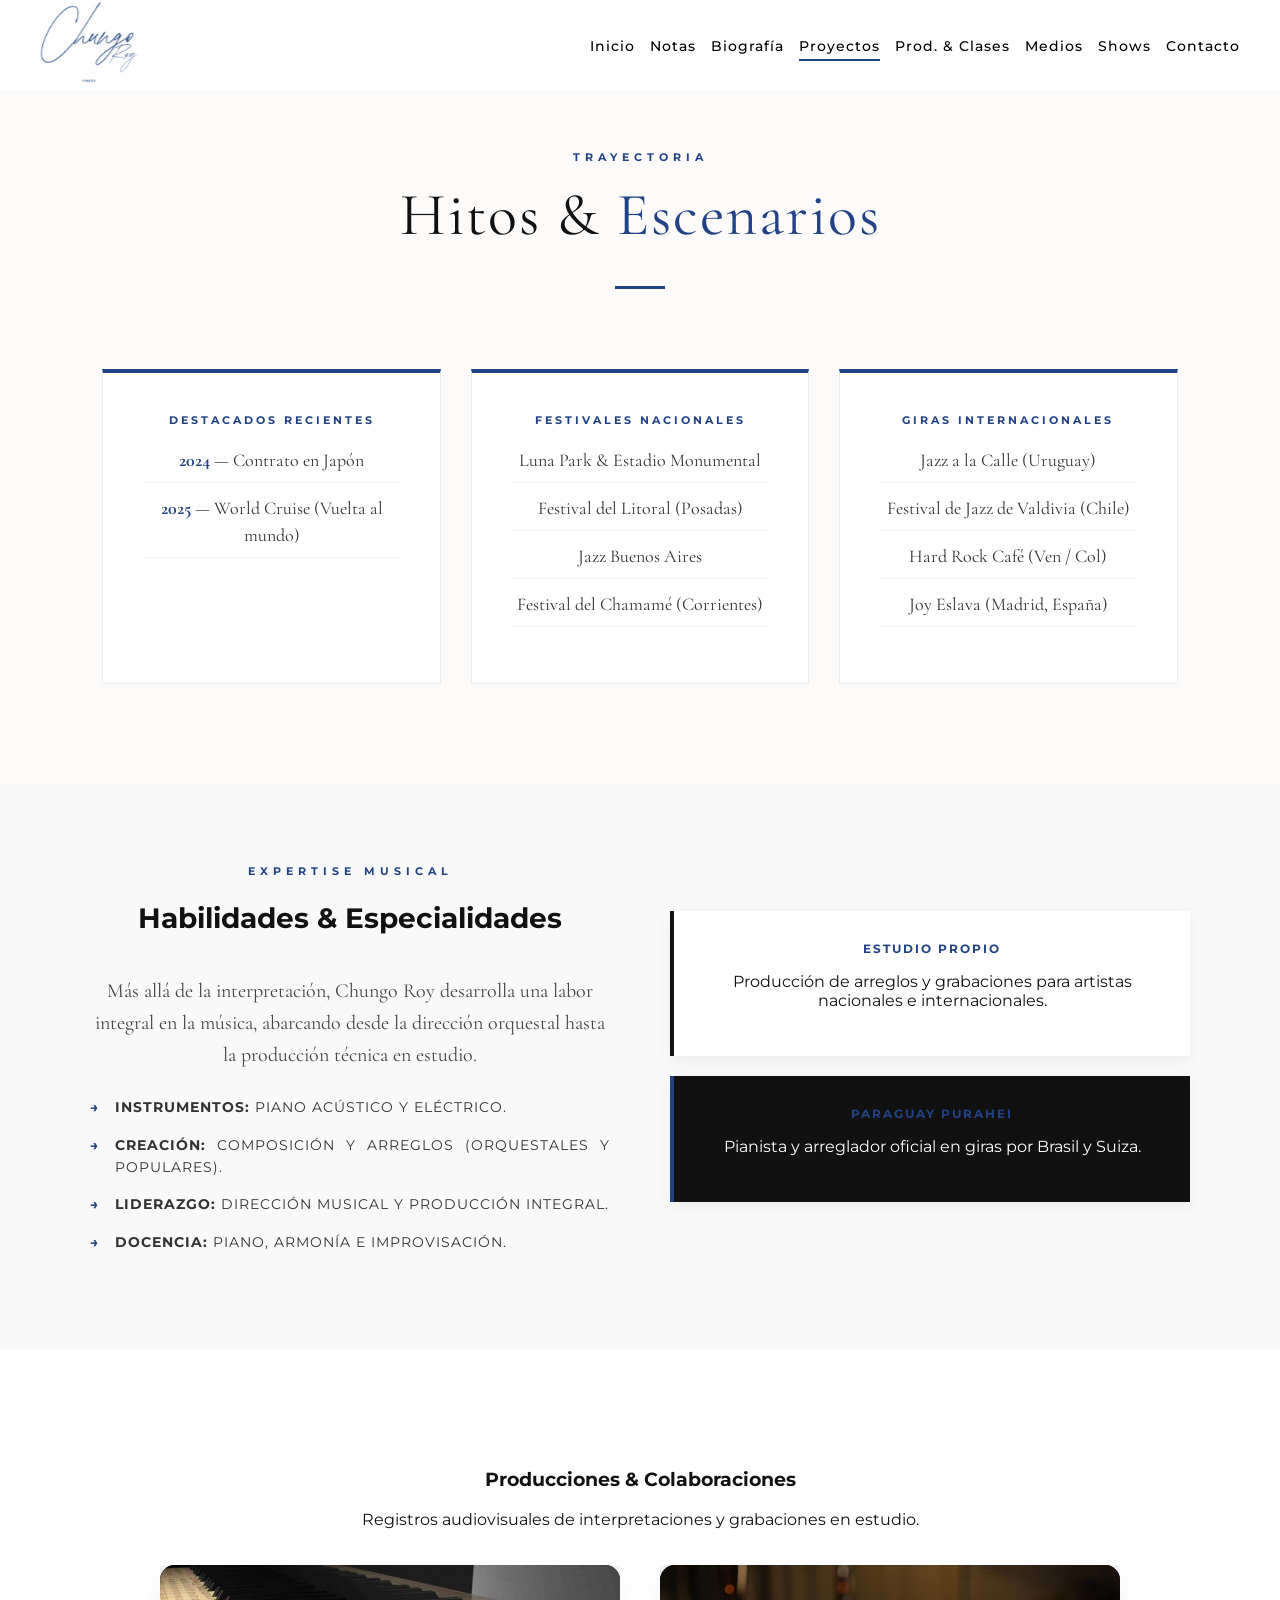
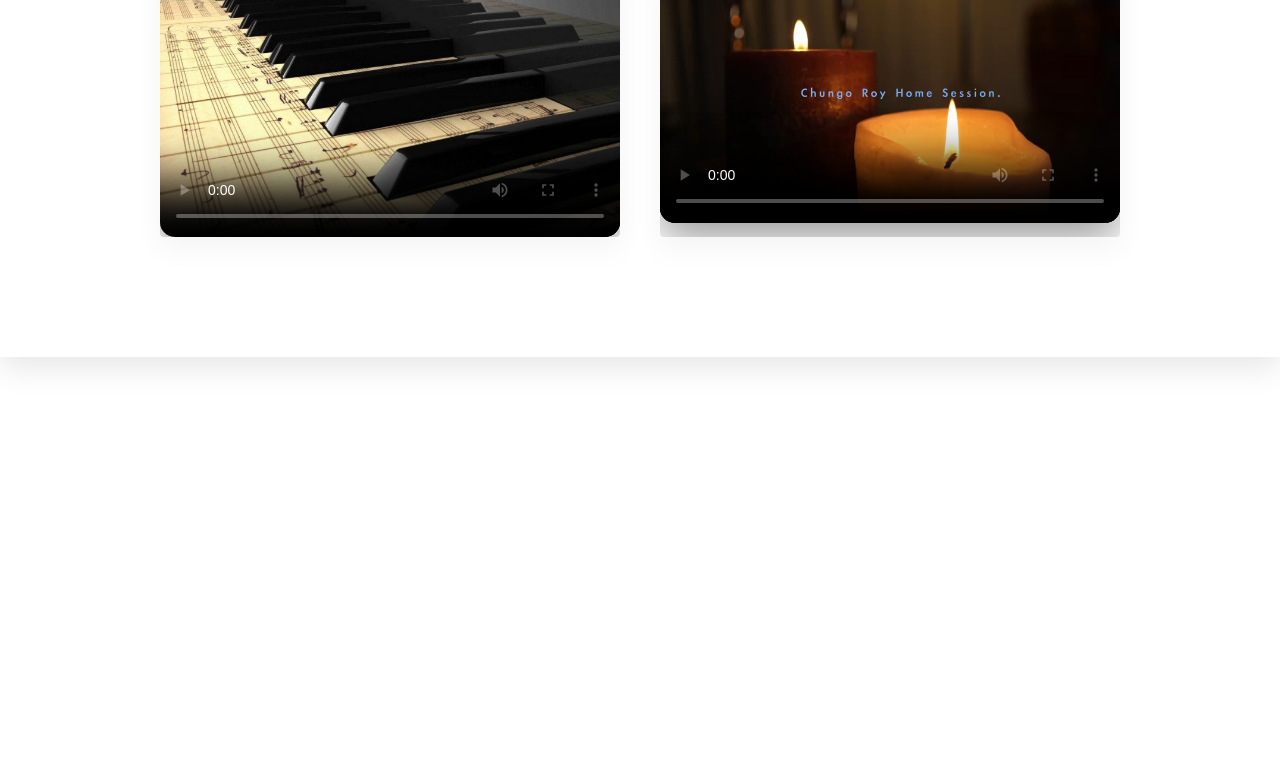
<file: proyectos.html>
<!DOCTYPE html>
<html lang="es">
<head>
    <meta charset="UTF-8">
    <title>Proyectos - Chungo Roy</title>
    <meta name="viewport" content="width=device-width, initial-scale=1.0">
    <link href="https://fonts.googleapis.com/css2?family=Cormorant+Garamond:wght@300;400;600&family=Montserrat:wght@300;400;500&display=swap" rel="stylesheet">

    <link rel="stylesheet" href="css/base.css">
    <link rel="stylesheet" href="css/proyectos.css">
</head>

<body class="pagina-interna">

    <header id="site-header"></header>

    <main>
        <section class="hitos-seccion">
            <div class="notas-header">
                <span class="header-tag">Trayectoria</span>
                <h2 class="titulo-notas">Hitos & <span>Escenarios</span></h2>
                <div class="header-divider"></div>
            </div>

            <div class="grid-hitos">
                <div class="hito-card">
                    <span class="hito-categoria">Destacados Recientes</span>
                    <ul class="hito-lista">
                        <li><strong>2024</strong> — Contrato en Japón</li>
                        <li><strong>2025</strong> — World Cruise (Vuelta al mundo)</li>
                    </ul>
                </div>

                <div class="hito-card">
                    <span class="hito-categoria">Festivales Nacionales</span>
                    <ul class="hito-lista">
                        <li>Luna Park & Estadio Monumental</li>
                        <li>Festival del Litoral (Posadas)</li>
                        <li>Jazz Buenos Aires</li>
                        <li>Festival del Chamamé (Corrientes)</li>
                    </ul>
                </div>

                <div class="hito-card">
                    <span class="hito-categoria">Giras Internacionales</span>
                    <ul class="hito-lista">
                        <li>Jazz a la Calle (Uruguay)</li>
                        <li>Festival de Jazz de Valdivia (Chile)</li>
                        <li>Hard Rock Café (Ven / Col)</li>
                        <li>Joy Eslava (Madrid, España)</li>
                    </ul>
                </div>
            </div>
        </section>

        <section class="habilidades-tecnicas">
            <div class="habilidades-container">
                <div class="habilidades-texto">
                    <span class="header-tag">Expertise Musical</span>
                    <h2 class="title-display">Habilidades <span>&</span> Especialidades</h2>
                    <div class="dash-red"></div>
                    <p>
                        Más allá de la interpretación, Chungo Roy desarrolla una labor integral en la música, abarcando desde la dirección orquestal hasta la producción técnica en estudio.
                    </p>

                    <ul class="skills-list">
                        <li><strong>Instrumentos:</strong> Piano acústico y eléctrico.</li>
                        <li><strong>Creación:</strong> Composición y Arreglos (Orquestales y Populares).</li>
                        <li><strong>Liderazgo:</strong> Dirección Musical y Producción Integral.</li>
                        <li><strong>Docencia:</strong> Piano, Armonía e Improvisación.</li>
                    </ul>
                </div>

                <div class="habilidades-destacados">
                    <div class="skill-mini-card">
                        <h4>Estudio Propio</h4>
                        <p>Producción de arreglos y grabaciones para artistas nacionales e internacionales.</p>
                    </div>
                    <div class="skill-mini-card highlight">
                        <h4>Paraguay Purahei</h4>
                        <p>Pianista y arreglador oficial en giras por Brasil y Suiza.</p>
                    </div>
                </div>
            </div>
        </section>

        <section class="proyectos-media">
            <div class="media-header">
                <h3>Producciones & Colaboraciones</h3>
                <p>Registros audiovisuales de interpretaciones y grabaciones en estudio.</p>
            </div>

            <div class="media-container">
                <div class="media-card video-local-wrapper">
                    <video controls poster="img/fotos/miniatura.jpeg" class="video-player">
                        <source src="img/video/chungo roy solo piano..mp4" type="video/mp4">
                        Tu navegador no soporta videos HTML5.
                    </video>
                    
                </div>

                <div class="media-card video-local-wrapper">
                    <video controls poster="img/fotos/chungoysabri.png" class="video-player">
                        <source src="img/video/chungo roy sabina .mp4" type="video/mp4">
                        Tu navegador no soporta videos HTML5.
                    </video>
                    
                </div>
            </div>
        </section>

    </main>

    <footer class="footer-art">
        <div id="site-footer"></div>
    </footer>

    <script src="js/components.js"></script>

</body>
</html>
</file>
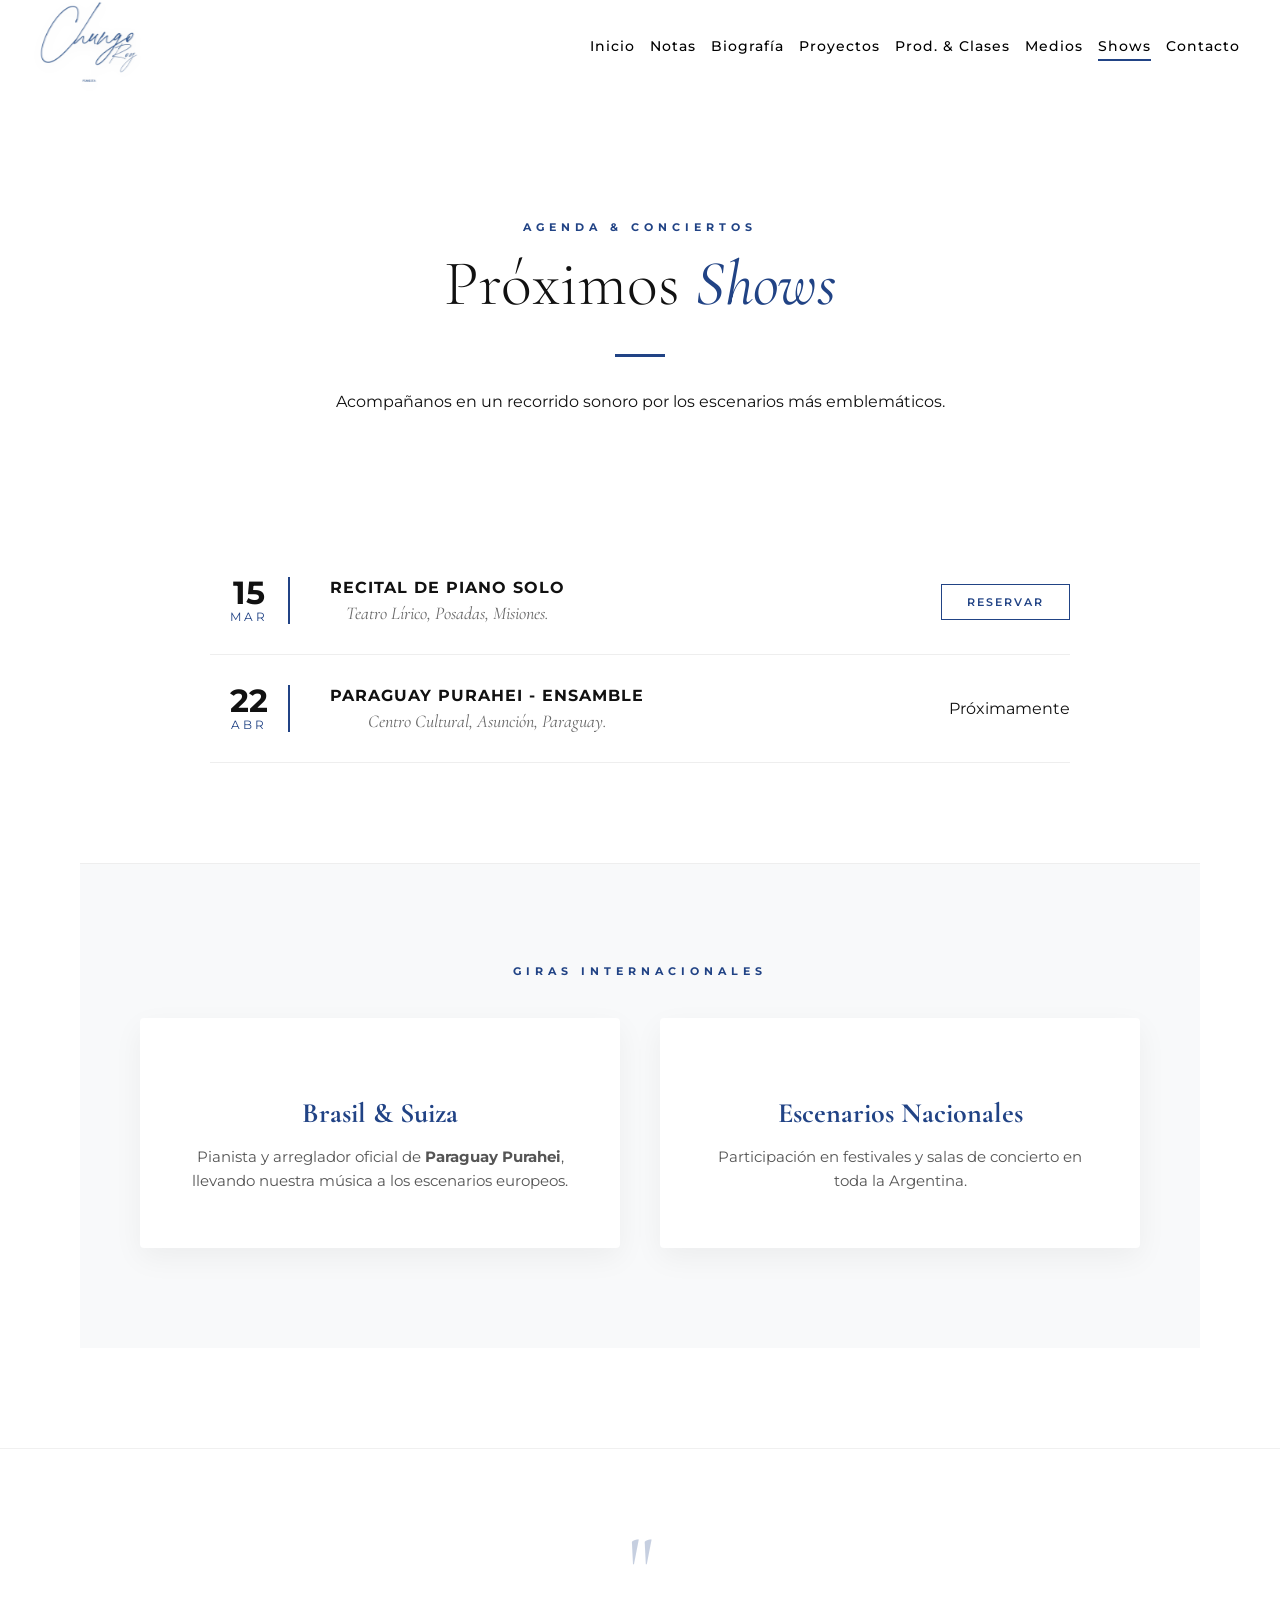
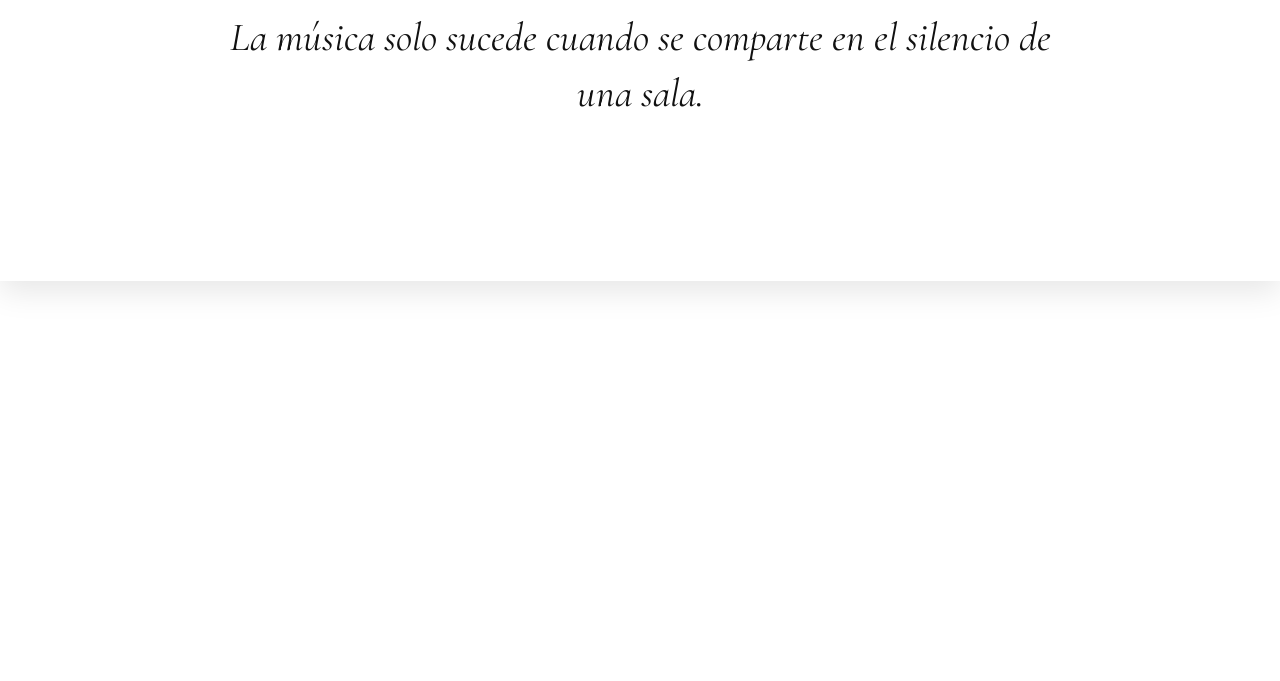
<file: shows.html>
<!DOCTYPE html>
<html lang="es">
<head>
    <meta charset="UTF-8">
    <title>Shows - Chungo Roy</title>
    <meta name="viewport" content="width=device-width, initial-scale=1.0">
    <link href="https://fonts.googleapis.com/css2?family=Cormorant+Garamond:wght@300;400;600&family=Montserrat:wght@300;400;500&display=swap" rel="stylesheet">

    <link rel="stylesheet" href="css/base.css">
    <link rel="stylesheet" href="css/shows.css">
</head>

<body class="pagina-interna">

    <header id="site-header"></header>

    <main>
        <section class="seccion-shows reveal">
            <div class="proyectos-header-premium">
                <div class="header-reveal">
                    <span class="header-tag">Agenda & Conciertos</span>
                    <h2 class="header-title">Próximos <span>Shows</span></h2>
                    <div class="header-divider"></div>
                    <p class="header-subtitle">
                        Acompañanos en un recorrido sonoro por los escenarios más emblemáticos.
                    </p>
                </div>
            </div>

            <div class="agenda-container">
                <div class="show-item reveal">
                    <div class="show-fecha">
                        <span class="dia">15</span>
                        <span class="mes">MAR</span>
                    </div>
                    <div class="show-info">
                        <h3>Recital de Piano Solo</h3>
                        <p>Teatro Lírico, Posadas, Misiones.</p>
                    </div>
                    <div class="show-link">
                        <a href="contacto.html" class="btn-ticket">Reservar</a>
                    </div>
                </div>

                <div class="show-item reveal">
                    <div class="show-fecha">
                        <span class="dia">22</span>
                        <span class="mes">ABR</span>
                    </div>
                    <div class="show-info">
                        <h3>Paraguay Purahei - Ensamble</h3>
                        <p>Centro Cultural, Asunción, Paraguay.</p>
                    </div>
                    <div class="show-link">
                        <span class="sold-out">Próximamente</span>
                    </div>
                </div>
            </div>

            <div class="giras-destacadas reveal">
                <span class="header-tag">Giras Internacionales</span>
                <div class="giras-grid">
                    <div class="gira-card">
                        <h4>Brasil & Suiza</h4>
                        <p>Pianista y arreglador oficial de <strong>Paraguay Purahei</strong>, llevando nuestra música a los escenarios europeos.</p>
                    </div>
                    <div class="gira-card">
                        <h4>Escenarios Nacionales</h4>
                        <p>Participación en festivales y salas de concierto en toda la Argentina.</p>
                    </div>
                </div>
            </div>
        </section>

        <section class="cita-final reveal">
            <div class="cita-container">
                <span class="comilla-serif">"</span>
                <p class="texto-cita">
                    La música solo sucede cuando se comparte en el silencio de una sala.
                </p>
            </div>
        </section>
    </main>

    <footer class="footer-art">
        <div id="site-footer"></div>
    </footer>

    <script src="js/components.js"></script>

    <script>
        function reveal() {
            var reveals = document.querySelectorAll(".reveal, .show-item, .gira-card");
            for (var i = 0; i < reveals.length; i++) {
                var windowHeight = window.innerHeight;
                var elementTop = reveals[i].getBoundingClientRect().top;
                var elementVisible = 100;
                if (elementTop < windowHeight - elementVisible) {
                    reveals[i].classList.add("active");
                }
            }
        }

        window.addEventListener("scroll", reveal);
        window.addEventListener("load", reveal);
    </script>

</body>
</html>
</file>
<file: css/base.css>
/* ===================================================
   BASE.CSS — Reset, tipografías, header, footer
   (Compartido por TODAS las páginas)
=================================================== */

* {
    box-sizing: border-box;
}

html, body {
    overflow-x: hidden;
    max-width: 100%;
}

body {
    margin: 0;
    font-family: 'Montserrat', sans-serif;
    background: transparent;
    color: #111;
}

/* El cuerpo principal debe tener un margen inferior igual a la altura del footer */
main {
    position: relative;
    z-index: 2;
    background: white;
    margin-bottom: 400px;
    box-shadow: 0 10px 30px rgba(0,0,0,0.1);
}

/* Ajuste importante para que el contenido no se transparente */
.pagina-interna {
    background-color: white;
}

/* Fuente Misticaly */
@font-face {
    font-family: 'Misticaly';
    src: url('../Misticaly.ttf') format('truetype');
    font-weight: normal;
    font-style: normal;
}

/* ================= HEADER ================= */

.logo {
    display: flex;
    align-items: center;
    height: 100%;
}

.logo img {
    height: 70px;
    width: auto;
    transform: scale(1.4);
    transform-origin: left center;
    transition: transform 0.3s ease;
    filter: drop-shadow(0 2px 4px rgba(0,0,0,0.1));
}

header.scrolled .logo img {
    height: 70px;
    top: -20px;
    transform: scale(1.2);
}

nav ul {
    list-style: none;
    display: flex;
    gap: 15px;
    margin: 0;
    padding: 0;
}

nav a {
    text-decoration: none;
    color: #111;
    font-weight: 500;
    transition: color 0.3s ease;
    font-size: 14px;
    position: relative;
    letter-spacing: 1px;
}

nav a.activo {
    color: #214385;
}

nav a::after {
    content: "";
    position: absolute;
    left: 0;
    bottom: -5px;
    width: 0%;
    height: 2px;
    background: #214385;
    transition: width 0.3s ease;
}

nav a:hover {
    color: #214385;
}

nav a:hover::after {
    width: 100%;
}

header {
    position: fixed;
    top: 0;
    left: 0;
    width: 100%;
    height: 90px;
    box-sizing: border-box;
    padding: 0 40px;
    display: flex;
    justify-content: space-between;
    align-items: center;
    background: rgba(255, 255, 255, 0.75);
    backdrop-filter: blur(10px);
    -webkit-backdrop-filter: blur(10px);
    transition: all 0.3s ease;
    z-index: 1000;
}

header.scrolled {
    background: rgba(255, 255, 255, 0.85);
    box-shadow: 0 2px 10px rgba(0,0,0,0.05);
    padding: 15px 30px;
    height: 70px;
}

header.scrolled nav a {
    color: black;
}

/* ================= SECCIONES GENERALES ================= */

section {
    padding: 100px 80px;
    text-align: center;
}

h2 {
    margin-bottom: 40px;
    font-size: 28px;
}

footer {
    text-align: center;
    padding: 40px;
    background: #f5f5f5;
}

/* ===== FOOTER REVEAL REAL ===== */

.footer-art {
    position: fixed;
    bottom: 0;
    left: 0;
    width: 100%;
    height: 400px;
    background: url("../img/fotos/footer.jfif") center/cover no-repeat;
    display: flex;
    justify-content: center;
    align-items: center;
    z-index: 0;
    padding: 0;
}

.footer-art::before {
    content: "";
    position: absolute;
    inset: 0;
    background: linear-gradient(
        to bottom,
        rgba(0,0,0,0.75),
        rgba(0,0,0,0.95)
    );
}

.footer-overlay {
    position: relative;
    z-index: 2;
    width: 100%;
    max-width: 100%;
    text-align: center;
    display: flex;
    flex-direction: column;
    align-items: center;
    justify-content: center;
    transform: translateY(40px);
}

.footer-nombre {
    font-family: 'Playfair Display', serif;
    font-size: 44px;
    letter-spacing: 6px;
    margin-bottom: 20px;
    color: white;
}

.footer-redes {
    display: flex;
    justify-content: center;
    gap: 28px;
    margin-bottom: 15px;
}

.footer-redes img {
    height: 22px;
    opacity: 0.7;
    transition: 0.3s ease;
}

.footer-redes img:hover {
    opacity: 1;
    transform: translateY(-4px);
}

.footer-copy p {
    color: white;
    font-size: 14px;
    opacity: 0.8;
}

/* HERO PARALLAX SOLO EN PAGINAS INTERNAS */

.pagina-interna .hero-interno {
    position: relative;
    height: 80vh;
    background-position: center center;
    background-size: cover;
    background-repeat: no-repeat;
    display: block;
    align-items: center;
    justify-content: center;
    overflow: hidden;
    margin-bottom: 0;
}

.pagina-interna .hero-interno::before {
    content: "";
    position: absolute;
    inset: 0;
    background: linear-gradient(
        to bottom,
        rgba(0,0,0,0.6),
        rgba(0,0,0,0.85)
    );
}

.pagina-interna .hero-interno h1 {
    position: relative;
    z-index: 2;
    font-family: 'Playfair Display', serif;
    font-size: 60px;
    color: white;
    margin: 0;
}

/* --- MENÚ ACTIVO (páginas internas) --- */
nav a.activo::after {
    content: "";
    position: absolute;
    left: 0;
    bottom: -6px;
    width: 100%;
    height: 2px;
    background: #214385;
}

/* ===== PÁGINAS INTERNAS ===== */

.pagina-interna header {
    background: rgba(255, 255, 255, 0.9);
    backdrop-filter: blur(8px);
}

.pagina-interna nav a {
    color: black;
}

.pagina-interna header.scrolled nav a {
    color: black;
}

/* ===================================================
   RESPONSIVE — Header, nav hamburguesa y footer
=================================================== */

/* Botón hamburguesa: oculto en desktop */
.menu-toggle {
    display: none;
    flex-direction: column;
    justify-content: center;
    gap: 5px;
    width: 32px;
    height: 32px;
    background: none;
    border: none;
    cursor: pointer;
    z-index: 1001;
    padding: 0;
}

.menu-toggle span {
    display: block;
    width: 100%;
    height: 2px;
    background: #111;
    transition: transform 0.3s ease, opacity 0.3s ease;
}

/* Animación a "X" cuando el menú está abierto */
.menu-toggle.activo span:nth-child(1) {
    transform: translateY(7px) rotate(45deg);
}
.menu-toggle.activo span:nth-child(2) {
    opacity: 0;
}
.menu-toggle.activo span:nth-child(3) {
    transform: translateY(-7px) rotate(-45deg);
}

@media (max-width: 860px) {

    header {
        padding: 0 20px;
    }

    /* Mostrar hamburguesa, ocultar nav por defecto */
    .menu-toggle {
        display: flex;
    }

    nav {
        position: fixed;
        top: 0;
        right: -100%;
        width: 75%;
        max-width: 320px;
        height: 100vh;
        background: rgba(255, 255, 255, 0.98);
        backdrop-filter: blur(10px);
        box-shadow: -4px 0 20px rgba(0,0,0,0.1);
        transition: right 0.35s ease;
        z-index: 1000;
    }

    nav.nav-abierto {
        right: 0;
    }

    nav ul {
        flex-direction: column;
        align-items: flex-start;
        gap: 0;
        padding: 100px 40px 40px;
        height: 100%;
        box-sizing: border-box;
    }

    nav ul li {
        width: 100%;
        border-bottom: 1px solid #eee;
    }

    nav a {
        display: block;
        padding: 16px 0;
        font-size: 16px;
        color: #111 !important;
    }

    .logo img {
        height: 55px;
        transform: scale(1.1);
    }

    header.scrolled .logo img {
        height: 50px;
    }

    section {
        padding: 60px 24px;
    }

    /* ===== FOOTER responsive ===== */
    .footer-art {
        position: relative;
        height: auto;
        min-height: 320px;
        padding: 60px 20px;
    }

    main {
        margin-bottom: 0;
    }

    .footer-nombre {
        font-size: 32px;
        letter-spacing: 3px;
    }

    .footer-redes {
        gap: 20px;
        flex-wrap: wrap;
    }

    .pagina-interna .hero-interno {
        height: 55vh;
    }

    .pagina-interna .hero-interno h1 {
        font-size: 40px;
    }

    .pagina-interna main {
        min-height: 85vh;
        display: block;
        background-color: #ffffff;
    }
}

@media (max-width: 420px) {
    .footer-nombre {
        font-size: 26px;
    }
}

/* ===== Firma del footer (solo aparece en el footer de index.html) ===== */

.footer-credits {
    margin: 20px 0;
    text-align: center;
}

.footer-credits p {
    font-family: 'Montserrat', sans-serif;
    font-size: 10px;
    text-transform: uppercase;
    letter-spacing: 2px;
    color: rgba(255, 255, 255, 0.5);
    margin-bottom: 5px;
}

.signature {
    font-family: 'Cormorant Garamond', serif;
    font-size: 15px;
    font-style: italic;
    color: #ffffff;
    text-decoration: none;
    transition: 0.3s ease;
    display: inline-block;
    border-bottom: 1px solid transparent;
}

.signature:hover {
    color: #ffffff;
    border-bottom: 1px solid #214385;
    transform: translateY(-2px);
}
</file>
<file: css/home.css>
/* ===================================================
   HOME.CSS — Estilos exclusivos de index.html
=================================================== */

/* ================= HERO ================= */

.hero {
    height: 100vh;
    background: url("../img/fotos/portada.jpeg") center/cover no-repeat;
    display: flex;
    justify-content: center;
    align-items: center;
    position: relative;
    animation: zoomHero 10s ease-in-out infinite alternate;
    z-index: 2;
}

@keyframes zoomHero {
    from {
        background-size: 100%;
    }
    to {
        background-size: 110%;
    }
}

.hero::before {
    content: "";
    position: absolute;
    inset: 0;
    background: rgba(0, 0, 0, 0.45);
}

.hero-overlay {
    position: relative;
    z-index: 2;
    text-align: center;
    color: white;
}

.hero-title {
    font-family: 'Playfair Display', serif;
    font-size: 80px;
    letter-spacing: 6px;
    font-weight: 400;
    color: white;
    margin-bottom: 20px;

    opacity: 0;
    transform: translateY(40px);
    animation: heroFade 1.5s ease forwards;
}

.subtitulo {
    letter-spacing: 4px;
    font-size: 14px;
    font-family: 'Montserrat', sans-serif;

    opacity: 0;
    transform: translateY(40px);
    animation: heroFade 1.5s ease forwards;
    animation-delay: 0.5s;
}

@keyframes heroFade {
    to {
        opacity: 1;
        transform: translateY(0);
    }
}

/* ================= SECCIÓN PLATAFORMAS ================= */

.plataformas {
    position: relative;
    z-index: 2;
    background: linear-gradient(
        180deg,
        #214385 0%,
        #162d5a 60%,
        #0a152b 100%
    );
    padding: 85px 20px;
    margin-bottom: 40vh;
}

.plataformas::before {
    content: "";
    position: absolute;
    top: -120px;
    left: 0;
    width: 100%;
    height: 120px;
    background: linear-gradient(
        to bottom,
        rgba(0, 0, 0, 0.55),
        rgba(193, 18, 31, 0)
    );
    z-index: 0;
}

.plataformas > * {
    position: relative;
    z-index: 2;
}

.plataformas h2 {
    font-family: 'Playfair Display', serif;
    font-size: 36px;
    margin-bottom: 50px;
    color: white;
}

.plataformas-logos {
    display: flex;
    justify-content: center;
    gap: 60px;
    flex-wrap: wrap;
}

.plataformas-logos img {
    height: 55px;
    opacity: 0;
    transform: translateY(50px);
    transition: opacity 0.8s ease, transform 0.8s ease;
}

.plataformas-logos img.visible {
    opacity: 1;
    transform: translateY(0);
}

.plataformas-logos img:hover {
    transform: scale(1.2);
    opacity: 1;
    filter: brightness(1.2);
}

/* ===================================================
   RESPONSIVE (mobile) — SIEMPRE AL FINAL DEL ARCHIVO
=================================================== */
@media (max-width: 860px) {

    .hero {
        animation: none;
        background-size: cover;
    }

    .hero-title {
        font-size: 44px;
        letter-spacing: 3px;
    }

    .plataformas {
        margin-bottom: 0;
        padding: 60px 20px;
    }

    .plataformas h2 {
        font-size: 26px;
    }

    .plataformas-logos {
        gap: 35px;
    }

    .plataformas-logos img {
        height: 42px;
    }
}
</file>
<file: css/biografia.css>
/* ===================================================
   BIOGRAFIA.CSS — Estilos exclusivos de biografia.html
=================================================== */

/* ===== HERO BIOGRAFÍA ===== */

.hero-bio {
    position: relative;
    height: 85vh;
    background: url("../img/fotos/biopianochungo.jpeg") center 0% / cover no-repeat;
    display: flex;
    align-items: center;
    justify-content: center;
    overflow: hidden;
    z-index: 1;
    animation: subirSuave 14s ease-in-out infinite alternate;
}

@keyframes subirSuave {
    0% {
        background-position: center 0%;
    }
    100% {
        background-position: center 20%;
    }
}

.hero-bio::before {
    content: "";
    position: absolute;
    inset: 0;
    background: linear-gradient(
        to bottom,
        rgba(0,0,0,0.4),
        rgba(0,0,0,0.7)
    );
}

.overlay-bio {
    position: relative;
    z-index: 2;
    text-align: center;
    color: white;
}

.overlay-bio h1 {
    font-family: 'Cormorant Garamond', serif;
    font-size: 70px;
    font-weight: 400;
    letter-spacing: 3px;
}

/* ===== CONTENIDO BIO ===== */

.contenido-bio {
    padding: 100px 12% 120px;
    background: linear-gradient(to bottom, #ffffff, #f3f3f3);
    position: relative;
    z-index: 2;
    margin-bottom: 45vh;
    margin-top: -120px;
    border-top-left-radius: 80px;
    border-top-right-radius: 80px;
    box-shadow: 0 -10px 40px rgba(0,0,0,0.1);
}

/* ===== MANIFIESTO ===== */

.bio-manifiesto {
    max-width: 800px;
    margin: 0 auto 100px;
    position: relative;
    padding-left: 30px;
    overflow: hidden;
}

.bio-manifiesto::before {
    content: "";
    position: absolute;
    left: 0;
    top: 0;
    width: 3px;
    height: 0;
    background: #214385;
    transition: height 0.8s ease-out;
}

.bio-manifiesto p {
    font-family: 'Cormorant Garamond', serif;
    font-size: 26px;
    font-style: italic;
    line-height: 1.7;
    color: #333;
    margin: 0;
    text-align: left;
    border-left: none;

    opacity: 0;
    transform: translateX(-20px);
    transition: transform 1s ease-out, opacity 1s ease;
    transition-delay: 0.6s;
}

.bio-manifiesto.revelar::before {
    height: 100%;
}

.bio-manifiesto.revelar p {
    opacity: 1;
    transform: translateX(0);
}

/* ===== PERFIL PROFESIONAL ===== */

.bio-perfil {
    padding: 60px 0;
    margin-bottom: 100px;
    display: flex;
    justify-content: center;
}

.perfil-card {
    background: #ffffff;
    padding: 60px 50px;
    max-width: 850px;
    border-radius: 20px;
    box-shadow: 0 15px 40px rgba(0,0,0,0.04);
    position: relative;
    text-align: center;
    border-top: 4px solid #214385;
}

.perfil-decor::before {
    content: "◈";
    color: #214385;
    font-size: 24px;
    position: absolute;
    top: -15px;
    left: 50%;
    transform: translateX(-50%);
    background: white;
    padding: 0 15px;
}

.perfil-card h2 {
    font-family: 'Cormorant Garamond', serif;
    font-size: 42px;
    font-weight: 400;
    margin-bottom: 25px;
    letter-spacing: 1px;
    color: #111;
}

.perfil-card p {
    font-family: 'Cormorant Garamond', serif;
    font-size: 24px;
    line-height: 1.6;
    color: #444;
    font-weight: 300;
    margin: 0;
}

/* ===== TIMELINE FORMACIÓN ===== */

.bio-formacion {
    margin: 180px 0;
    position: relative;
}

.titulo-seccion {
    font-family: 'Cormorant Garamond', serif;
    font-size: 40px;
    text-align: center;
    margin-bottom: 100px;
}

.timeline {
    position: relative;
    max-width: 900px;
    margin: 0 auto;
    padding: 40px 0;
}

.timeline::before {
    content: "";
    position: absolute;
    left: 50%;
    top: 0;
    width: 2px;
    height: 0;
    background: #214385;
    transform: translateX(-50%);
    transition: height 1.5s ease-in-out;
}

.timeline.animar-linea::before {
    height: 100%;
}

.timeline-item {
    position: relative;
    width: 50%;
    margin-bottom: 50px;
    box-sizing: border-box;
    opacity: 0;
    filter: blur(5px);
    transition: all 0.8s ease-out;
}

.timeline-item:nth-child(odd) {
    left: 0;
    text-align: right;
    padding-right: 45px;
    transform: translateX(-50px);
}

.timeline-item.entrada {
    opacity: 1;
    transform: translateX(0);
    filter: blur(0);
}

.timeline-item:nth-child(1).entrada {
    transition-delay: 0.4s;
}
.timeline-item:nth-child(1).entrada .timeline-dot {
    transition-delay: 0.3s;
}

.timeline-item:nth-child(2).entrada {
    transition-delay: 0.9s;
}
.timeline-item:nth-child(2).entrada .timeline-dot {
    transition-delay: 0.8s;
}

.timeline-item:nth-child(3).entrada {
    transition-delay: 1.4s;
}
.timeline-item:nth-child(3).entrada .timeline-dot {
    transition-delay: 1.3s;
}

.timeline-item:nth-child(even) {
    left: 50%;
    text-align: left;
    padding-left: 45px;
}

.timeline-dot {
    position: absolute;
    width: 16px;
    height: 16px;
    background-color: #214385;
    border-radius: 50%;
    top: 10px;
    z-index: 10;
    transform: scale(0);
    transition: transform 0.5s cubic-bezier(0.175, 0.885, 0.32, 1.275);
}

.timeline-item.entrada .timeline-dot {
    transform: scale(1);
}

.timeline-item:nth-child(odd) .timeline-dot {
    right: -9px;
}

.timeline-item:nth-child(even) .timeline-dot {
    left: -9px;
}

.timeline-content h3 {
    margin: 0 0 5px 0;
    font-family: 'Cormorant Garamond', serif;
    font-size: 22px;
}

.timeline-content p {
    margin: 0;
    font-size: 16px;
    opacity: 0.8;
}

/* ===== HITOS & ESCENARIOS ===== */

.bio-trayectoria {
    margin-top: 150px;
    padding: 100px 0;
    background-color: #fff;
}

.trayectoria-header h2 {
    text-align: center;
    font-family: 'Cormorant Garamond', serif;
    font-size: 45px;
    margin-bottom: 80px;
    letter-spacing: 2px;
}

.trayectoria-container {
    max-width: 1100px;
    margin: 0 auto;
}

.trayectoria-item {
    display: flex;
    align-items: center;
    gap: 0;
    margin-bottom: 120px;
    position: relative;
    opacity: 0;
    transform: translateY(50px);
    transition: all 1s ease-out;
}

.trayectoria-item.visible {
    opacity: 1;
    transform: translateY(0);
}

.tray-img {
    flex: 1.2;
    overflow: hidden;
    box-shadow: 20px 20px 0px -5px #f0f0f0;
}

.tray-img img {
    width: 100%;
    display: block;
    filter: grayscale(30%);
    transition: 0.6s ease;
}

.trayectoria-item:hover .tray-img img {
    filter: grayscale(0%);
    transform: scale(1.05);
}

.tray-info {
    flex: 1;
    background: white;
    padding: 50px;
    z-index: 2;
    margin-left: -80px;
    box-shadow: 0 10px 30px rgba(0,0,0,0.08);
    border-bottom: 0px solid #214385;
    transition: border-width 0.5s ease-in-out;
    transition-delay: 0.8s;
}

.trayectoria-item.visible .tray-info {
    border-bottom: 4px solid #214385;
}

.trayectoria-item.alt .tray-info {
    margin-left: 0;
    margin-right: -80px;
    text-align: right;
}

.tray-info span {
    font-family: 'Montserrat', sans-serif;
    color: #214385;
    letter-spacing: 4px;
    font-size: 12px;
    font-weight: 700;
}

.tray-info h3 {
    font-family: 'Cormorant Garamond', serif;
    font-size: 32px;
    margin: 10px 0;
}

/* ===== COLABORACIONES ===== */

.bio-colaboraciones {
    padding: 100px 20px;
    background-color: #fcfcfc;
    text-align: center;
}

.colab-header h2 {
    font-family: 'Cormorant Garamond', serif;
    font-size: 42px;
    margin-bottom: 10px;
}

.colaboraciones-grid {
    display: flex;
    flex-wrap: wrap;
    justify-content: center;
    gap: 15px;
    max-width: 1000px;
    margin: 0 auto;
}

.colab-tag {
    padding: 12px 30px;
    background: white;
    border: 1px solid #eee;
    border-radius: 50px;
    font-family: 'Cormorant Garamond', serif;
    font-size: 20px;
    font-weight: 500;
    color: #333;
    box-shadow: 0 4px 10px rgba(0,0,0,0.02);
    cursor: default;
    transition: all 0.4s cubic-bezier(0.175, 0.885, 0.32, 1.275);
    opacity: 0;
    transform: scale(0.8);
}

.colab-tag:hover {
    background: #214385;
    color: white;
    border-color: #214385;
    transform: scale(1.1) translateY(-5px);
    box-shadow: 0 10px 20px rgba(193, 18, 31, 0.2);
}

.colaboraciones-grid.revelado .colab-tag {
    opacity: 1;
    transform: scale(1);
}

/* ===== RESPONSIVE (mobile) ===== */
@media (max-width: 860px) {

    .hero-bio {
        height: 60vh;
    }

    .overlay-bio h1 {
        font-size: 44px;
    }

    .contenido-bio {
        padding: 60px 24px 80px;
        margin-bottom: 0; /* ya no hace falta reservar espacio para el footer fijo */
        margin-top: -60px;
        border-top-left-radius: 40px;
        border-top-right-radius: 40px;
    }

    .perfil-card {
        padding: 40px 25px;
    }

    .perfil-card h2 {
        font-size: 30px;
    }

    .perfil-card p {
        font-size: 18px;
    }

    /* Timeline: la línea central ya no tiene sentido en una columna angosta */
    .timeline-item {
        width: 100%;
        left: 0 !important;
        text-align: left !important;
        padding-left: 35px !important;
        padding-right: 0 !important;
    }

    .timeline::before {
        left: 10px;
        transform: none;
    }

    .timeline-item:nth-child(odd) .timeline-dot,
    .timeline-item:nth-child(even) .timeline-dot {
        left: 2px;
        right: auto;
    }

    /* Hitos y escenarios: de fila superpuesta a columna simple */
    .trayectoria-item,
    .trayectoria-item.alt {
        flex-direction: column;
        margin-bottom: 60px;
    }

    .trayectoria-item.alt {
        flex-direction: column;
    }

    .tray-img,
    .trayectoria-item.alt .tray-img {
        width: 100%;
        box-shadow: none;
        order: 1;
    }

    .tray-info,
    .trayectoria-item.alt .tray-info {
        width: 100%;
        margin-left: 0;
        margin-right: 0;
        text-align: left !important;
        padding: 30px 25px;
        order: 2;
    }

    .tray-info h3 {
        font-size: 24px;
    }

    .colab-tag {
        padding: 10px 20px;
        font-size: 16px;
    }
}
</file>
<file: css/contacto.css>
/* ===================================================
   CONTACTO.CSS — Estilos exclusivos de contacto.html
=================================================== */

.contacto-premium {
    padding: 150px 20px 100px;
    background: #ffffff;
    text-align: center;
}

.contacto-container {
    max-width: 900px;
    margin: 0 auto;
}

/* ===== Estado de revelado on-scroll ===== */

.reveal {
    opacity: 0;
    transform: translateY(30px);
    transition: all 0.8s cubic-bezier(0.2, 0.8, 0.2, 1);
}

.reveal.active {
    opacity: 1;
    transform: translateY(0);
}

/* ===== Encabezado ===== */

.contacto-header {
    margin-bottom: 60px;
}

.header-tag {
    display: block;
    font-family: 'Montserrat', sans-serif;
    font-size: 11px;
    text-transform: uppercase;
    letter-spacing: 3px;
    color: #214385;
    margin-bottom: 15px;
}

.header-divider {
    width: 50px;
    height: 3px;
    background: #214385;
    margin: 35px auto;
}

/* ===== Tarjeta Central ===== */

.contacto-central {
    display: flex;
    justify-content: center;
    margin-bottom: 80px;
}

.contacto-card {
    width: 100%;
    max-width: 550px;
    padding: 70px 40px;
    background: #fdfdfd;
    border: 1px solid #eee;
    border-radius: 4px;
    transition: all 0.4s ease;
}

.contacto-card:hover {
    box-shadow: 0 20px 50px rgba(0,0,0,0.05);
    border-color: #214385;
    transform: translateY(-5px);
}

.card-icon img {
    width: 40px;
    height: auto;
    margin-bottom: 20px;
    opacity: 0.8;
}

.contacto-card h3 {
    font-family: 'Cormorant Garamond', serif;
    font-size: 32px;
    margin-bottom: 10px;
    font-weight: 400;
}

.contacto-card p {
    font-family: 'Montserrat', sans-serif;
    font-size: 13px;
    color: #888;
    margin-bottom: 25px;
}

.link-contacto {
    font-family: 'Cormorant Garamond', serif;
    font-size: 26px;
    font-style: italic;
    color: #214385;
    text-decoration: none;
    border-bottom: 1px solid rgba(33, 67, 133, 0.3);
    transition: 0.3s;
}

.link-contacto:hover {
    border-bottom: 1px solid #214385;
    opacity: 0.8;
}

/* ===== Bloque Disponibilidad ===== */

.disponibilidad-block {
    border-top: 1px solid #eee;
    padding-top: 60px;
}

.disponibilidad-content {
    display: grid;
    grid-template-columns: repeat(3, 1fr);
    gap: 20px;
}

.disp-item h4 {
    font-family: 'Montserrat', sans-serif;
    font-size: 10px;
    text-transform: uppercase;
    letter-spacing: 2px;
    color: #214385;
    margin-bottom: 10px;
}

.disp-item p {
    font-family: 'Cormorant Garamond', serif;
    font-size: 19px;
    color: #111;
    line-height: 1.2;
}

/* ===================================================
   RESPONSIVE (mobile) — SIEMPRE AL FINAL DEL ARCHIVO
=================================================== */
@media (max-width: 860px) {

    .contacto-premium {
        padding: 100px 20px 60px;
    }

    .contacto-card {
        padding: 50px 20px;
    }

    .link-contacto {
        font-size: 20px;
    }

    .disponibilidad-content {
        grid-template-columns: 1fr;
        gap: 40px;
    }
}
</file>
<file: css/medios.css>
/* ===================================================
   MEDIOS.CSS — Estilos exclusivos de medios.html
=================================================== */

/* ===== Encabezado (patrón "premium") ===== */

.proyectos-header-premium {
    text-align: center;
    padding: 120px 20px 70px;
    max-width: 900px;
    margin: 0 auto;
    background: white;
}

.header-tag {
    font-family: 'Montserrat', sans-serif;
    font-size: 11px;
    letter-spacing: 5px;
    text-transform: uppercase;
    color: #214385;
    font-weight: 700;
    display: block;
    margin-bottom: 15px;
}

.header-title {
    font-family: 'Cormorant Garamond', serif;
    font-size: clamp(40px, 8vw, 64px);
    font-weight: 300;
    color: #111;
    margin: 0;
    line-height: 1.1;
}

.header-title span {
    font-style: italic;
    color: #214385;
    font-weight: 400;
}

.header-divider {
    width: 50px;
    height: 3px;
    background: #214385;
    margin: 35px auto;
}

.seccion-medios .header-title {
    text-transform: uppercase;
    font-family: 'Cormorant Garamond', serif;
    letter-spacing: -1px;
    border-top: 2px solid #111;
    border-bottom: 2px solid #111;
    display: inline-block;
    padding: 10px 0;
    margin-top: 20px;
}

/* ===== Estado de revelado on-scroll ===== */

.reveal {
    opacity: 0;
    transform: translateY(30px);
    transition: all 0.8s cubic-bezier(0.2, 0.8, 0.2, 1);
}

.reveal.active {
    opacity: 1;
    transform: translateY(0);
}

/* ===== Sección Medios ===== */

.seccion-medios {
    background-color: #f8f5f2;
    background-image: url('https://www.transparenttextures.com/patterns/paper.png');
    padding-bottom: 100px;
}

.prensa-grid {
    columns: 3;
    column-gap: 30px;
    max-width: 1200px;
    margin: 60px auto;
}

.prensa-item {
    break-inside: avoid;
    display: block;
    width: 100%;
    margin-bottom: 30px;
    position: relative;
    overflow: hidden;
    border: 1px solid #eee;
    background: #fff;
    transition: all 0.5s cubic-bezier(0.2, 0.8, 0.2, 1);
    cursor: pointer;
    padding: 12px;
    box-shadow: 2px 5px 15px rgba(0,0,0,0.08);
    transform: rotate(calc(var(--r, 0) * 1deg));
}

.prensa-item:nth-child(odd) { --r: 1; }
.prensa-item:nth-child(even) { --r: -1; }

.prensa-item img {
    width: 100%;
    height: auto;
    display: block;
    filter: sepia(20%) contrast(110%);
    transition: all 0.5s ease;
}

.prensa-item::before {
    content: '';
    position: absolute;
    top: -10px;
    left: 50%;
    transform: translateX(-50%) rotate(-2deg);
    width: 100px;
    height: 30px;
    background: rgba(255, 255, 255, 0.3);
    box-shadow: 0 2px 5px rgba(0,0,0,0.05);
    z-index: 5;
}

.prensa-overlay {
    position: absolute;
    bottom: 0;
    left: 0;
    right: 0;
    background: linear-gradient(transparent, rgba(0,0,0,0.8));
    color: white;
    padding: 20px;
    opacity: 0;
    transition: 0.4s;
}

.prensa-overlay span {
    font-family: 'Montserrat', sans-serif;
    font-size: 10px;
    letter-spacing: 2px;
    text-transform: uppercase;
}

.prensa-item:hover {
    transform: translateY(-10px) rotate(1deg);
    box-shadow: 10px 20px 40px rgba(0,0,0,0.15);
    z-index: 10;
}

.prensa-item:hover img {
    filter: sepia(0%) contrast(100%);
    transform: scale(1.05);
}

.prensa-item:hover .prensa-overlay {
    opacity: 1;
}

/* ===== Cita separador ===== */

.cita-separador {
    background-color: #fff;
    padding: 120px 20px;
    text-align: center;
    border-top: 1px solid #eee;
}

.cita-content {
    max-width: 800px;
    margin: 0 auto;
    position: relative;
}

.comillas-giant {
    font-family: 'Cormorant Garamond', serif;
    font-size: 120px;
    color: #214385;
    line-height: 0;
    display: block;
    margin-bottom: 40px;
    opacity: 0.3;
}

.cita-separador p {
    font-family: 'Cormorant Garamond', serif;
    font-size: clamp(24px, 4vw, 36px);
    font-style: italic;
    line-height: 1.4;
    color: #111;
    margin-bottom: 30px;
}

.cita-separador cite {
    font-family: 'Montserrat', sans-serif;
    font-size: 12px;
    letter-spacing: 4px;
    text-transform: uppercase;
    color: #214385;
    font-style: normal;
    font-weight: 700;
}

/* ===================================================
   RESPONSIVE (mobile) — SIEMPRE AL FINAL DEL ARCHIVO
=================================================== */
@media (max-width: 900px) {
    .prensa-grid { columns: 2; }
}

@media (max-width: 600px) {
    .prensa-grid { columns: 1; }
}

@media (max-width: 860px) {

    .proyectos-header-premium {
        padding: 90px 20px 50px;
    }

    .prensa-grid {
        margin: 40px auto;
        padding: 0 16px;
    }

    .cita-separador {
        padding: 70px 20px;
    }

    .comillas-giant {
        font-size: 80px;
        margin-bottom: 25px;
    }
}
</file>
<file: css/notas.css>
/* ===================================================
   NOTAS.CSS — Estilos exclusivos de notas.html
=================================================== */

.contenido-notas {
    padding: 160px 12% 100px;
    background: linear-gradient(to bottom, #ffffff, #fdfbf9);
    position: relative;
    z-index: 2;
    margin-bottom: 400px;
}

.notas-header {
    text-align: center;
    margin-bottom: 80px;
}

.header-tag {
    font-family: 'Montserrat', sans-serif;
    font-size: 11px;
    letter-spacing: 5px;
    text-transform: uppercase;
    color: #214385;
    font-weight: 700;
    display: block;
    margin-bottom: 15px;
}

.header-divider {
    width: 50px;
    height: 3px;
    background: #214385;
    margin: 35px auto;
}

.titulo-notas {
    font-family: 'Cormorant Garamond', serif;
    font-size: 60px;
    font-weight: 400;
    letter-spacing: 2px;
    margin: 10px 0;
    opacity: 0;
    transform: translateY(40px);
    animation: tituloFade 1.2s ease forwards;
}

.titulo-notas span {
    color: #214385;
}

@keyframes tituloFade {
    to { opacity: 1; transform: translateY(0); }
}

.nota {
    display: flex;
    gap: 80px;
    align-items: center;
    max-width: 1200px;
    margin: 0 auto;
}

.texto-nota {
    width: 52%;
    opacity: 0;
    transform: translateX(-80px);
    transition: all 1.2s ease;
    font-family: 'Cormorant Garamond', serif;
    font-size: 22px;
    line-height: 1.8;
}

.capitular {
    float: left;
    font-size: 85px;
    line-height: 60px;
    padding-top: 4px;
    padding-right: 12px;
    color: #214385;
    font-weight: 600;
}

.cita {
    font-style: italic;
    color: #555;
    margin: 30px 0;
}

.cita-grande {
    font-size: 28px;
    margin-top: 40px;
    font-style: italic;
    color: #1a1a1a;
    border-left: 3px solid #214385;
    padding-left: 20px;
}

.nota-img-wrapper {
    width: 48%;
    position: relative;
    opacity: 0;
    transform: translateX(80px);
    transition: all 1.2s ease;
}

.nota-img-wrapper img {
    width: 100%;
    border-radius: 4px;
    display: block;
    position: relative;
    z-index: 2;
    animation: zoomSuave 6s ease-in-out infinite alternate;
}

.decoracion-frame {
    position: absolute;
    top: -20px;
    right: -20px;
    width: 100%;
    height: 100%;
    border: 12px solid #214385;
    z-index: 1;
}

@keyframes zoomSuave {
    0% { transform: scale(1); }
    100% { transform: scale(1.03); }
}

.nota.visible .nota-img-wrapper,
.nota.visible .texto-nota {
    opacity: 1;
    transform: translateX(0);
}

/* ===== RESPONSIVE (mobile) ===== */
@media (max-width: 860px) {

    .contenido-notas {
        padding: 100px 24px 60px;
        margin-bottom: 0; /* ya no hace falta reservar espacio para el footer fijo */
    }

    .titulo-notas {
        font-size: 36px;
    }

    /* La nota pasa de fila (texto | imagen) a columna */
    .nota {
        flex-direction: column;
        gap: 40px;
    }

    .texto-nota,
    .nota-img-wrapper {
        width: 100%;
        transform: translateY(40px); /* en mobile entra desde abajo, no desde el costado */
    }

    .nota.visible .nota-img-wrapper,
    .nota.visible .texto-nota {
        transform: translateY(0);
    }

    .nota-img-wrapper {
        max-width: 380px;
        margin: 0 auto;
    }

    .capitular {
        font-size: 60px;
        line-height: 44px;
    }

    .cita-grande {
        font-size: 22px;
    }
}
</file>
<file: css/privacidad.css>
/* ===================================================
   PRIVACIDAD.CSS — Estilos exclusivos de privacidad.html
=================================================== */

.legal-contenido {
    padding: 160px 20px 100px;
    background: #ffffff;
}

.legal-container {
    max-width: 750px;
    margin: 0 auto;
}

.legal-header {
    text-align: center;
    margin-bottom: 70px;
}

.header-tag {
    display: block;
    font-family: 'Montserrat', sans-serif;
    font-size: 11px;
    text-transform: uppercase;
    letter-spacing: 3px;
    color: #214385;
    margin-bottom: 15px;
}

.legal-header h1 {
    font-family: 'Cormorant Garamond', serif;
    font-size: 48px;
    font-weight: 400;
    margin: 10px 0;
    color: #111;
}

.header-divider {
    width: 50px;
    height: 3px;
    background: #214385;
    margin: 30px auto;
}

.legal-actualizado {
    font-family: 'Montserrat', sans-serif;
    font-size: 12px;
    color: #999;
    letter-spacing: 1px;
}

.legal-texto h2 {
    font-family: 'Cormorant Garamond', serif;
    font-size: 26px;
    font-weight: 600;
    color: #214385;
    margin-top: 50px;
    margin-bottom: 15px;
    text-align: left;
}

.legal-texto p {
    font-family: 'Montserrat', sans-serif;
    font-size: 15px;
    line-height: 1.8;
    color: #444;
    margin-bottom: 15px;
    text-align: left;
}

.legal-texto a {
    color: #214385;
    text-decoration: underline;
}

.legal-texto a:hover {
    opacity: 0.8;
}

/* ===================================================
   RESPONSIVE (mobile) — SIEMPRE AL FINAL DEL ARCHIVO
=================================================== */
@media (max-width: 860px) {

    .legal-contenido {
        padding: 100px 20px 60px;
    }

    .legal-header h1 {
        font-size: 34px;
    }

    .legal-texto h2 {
        font-size: 22px;
        margin-top: 40px;
    }

    .legal-texto p {
        font-size: 14px;
    }
}
</file>
<file: css/produccion.css>
/* ===================================================
   PRODUCCION.CSS — Estilos exclusivos de produccion.html
=================================================== */

/* ===== Encabezado (patrón "premium", compartido en estructura con producción) ===== */

.proyectos-header-premium {
    text-align: center;
    padding: 120px 20px 70px;
    max-width: 900px;
    margin: 0 auto;
    background: white;
}

.header-tag {
    font-family: 'Montserrat', sans-serif;
    font-size: 11px;
    letter-spacing: 5px;
    text-transform: uppercase;
    color: #214385;
    font-weight: 700;
    display: block;
    margin-bottom: 15px;
}

.header-title {
    font-family: 'Cormorant Garamond', serif;
    font-size: clamp(40px, 8vw, 64px);
    font-weight: 300;
    color: #111;
    margin: 0;
    line-height: 1.1;
}

.header-title span {
    font-style: italic;
    color: #214385;
    font-weight: 400;
}

.header-divider {
    width: 50px;
    height: 3px;
    background: #214385;
    margin: 35px auto;
}

/* ===== Estado de revelado on-scroll ===== */

.reveal {
    opacity: 0;
    transform: translateY(30px);
    transition: all 0.8s cubic-bezier(0.2, 0.8, 0.2, 1);
}

.reveal.active {
    opacity: 1;
    transform: translateY(0);
}

/* ===== Grid de Servicios ===== */

.grid-servicios {
    display: grid;
    grid-template-columns: repeat(auto-fit, minmax(300px, 1fr));
    gap: 30px;
    max-width: 1100px;
    margin: 0 auto 100px;
    padding: 0 20px;
}

.servicio-card {
    padding: 50px 40px;
    background: #fcfcfc;
    border: 1px solid #eee;
    text-align: left;
    transition: all 0.4s ease;
    cursor: default;
}

.servicio-card.highlight {
    background: #111;
    color: white;
    border-color: #111;
}

.servicio-card h3 {
    font-family: 'Montserrat', sans-serif;
    font-size: 13px;
    letter-spacing: 3px;
    text-transform: uppercase;
    margin-bottom: 20px;
    color: #214385;
}

.servicio-card:hover {
    transform: translateY(-10px);
    border-color: #214385;
    box-shadow: 0 10px 30px rgba(0,0,0,0.05);
}

.servicio-card.highlight:hover {
    box-shadow: 0 10px 40px rgba(193, 18, 31, 0.3);
}

.servicio-card:nth-child(2) { transition-delay: 0.2s; }
.servicio-card:nth-child(3) { transition-delay: 0.4s; }

/* ===== Sección de Clases ===== */

.seccion-clases {
    background: #f4f4f4;
    padding: 120px 20px;
}

.clases-wrapper {
    max-width: 1100px;
    margin: 0 auto;
    display: grid;
    grid-template-columns: 1fr 1fr;
    gap: 80px;
    align-items: center;
}

.seccion-clases .skills-list li {
    text-align: justify;
    line-height: 1.8;
    margin-bottom: 20px;
    color: #333;
    font-size: 14px;
}

.skills-list {
    list-style: none;
    padding: 0;
    margin-top: 25px;
}

.skills-list li {
    position: relative;
    padding-left: 25px;
    text-transform: uppercase;
    letter-spacing: 1px;
}

.skills-list li::before {
    content: '→';
    position: absolute;
    left: 0;
    color: #214385;
    font-weight: bold;
}

.clases-imagen-wrapper {
    width: 100%;
    max-width: 550px;
    margin: 0 auto;
    position: relative;
    box-shadow: 20px 20px 0px #214385;
    border-radius: 2px;
}

.clases-imagen-foto {
    width: 100%;
    height: 380px;
    object-fit: cover;
    display: block;
    border-radius: 2px;
}

.info-badge {
    position: absolute;
    bottom: -20px;
    left: -20px;
    background: #214385;
    color: white;
    padding: 20px 40px;
    font-family: 'Montserrat', sans-serif;
    font-weight: 700;
    font-size: 12px;
    letter-spacing: 2px;
    text-transform: uppercase;
    z-index: 10;

    animation: slideInRight 1s ease forwards;
    animation-delay: 0.5s;
    opacity: 0;
}

@keyframes slideInRight {
    from {
        opacity: 0;
        transform: translateX(-50px);
    }
    to {
        opacity: 1;
        transform: translateX(-20px);
    }
}

/* ===================================================
   RESPONSIVE (mobile) — SIEMPRE AL FINAL DEL ARCHIVO
=================================================== */
@media (max-width: 860px) {

    .proyectos-header-premium {
        padding: 90px 20px 50px;
    }

    .grid-servicios {
        margin-bottom: 60px;
    }

    .servicio-card {
        padding: 35px 25px;
    }

    .seccion-clases {
        padding: 70px 20px;
    }

    .clases-wrapper {
        grid-template-columns: 1fr;
        gap: 40px;
    }

    .clases-imagen-wrapper {
        box-shadow: 15px 15px 0px #214385;
        margin-top: 30px;
        max-width: 100%;
    }

    .clases-imagen-foto {
        height: 280px;
    }

    .info-badge {
        bottom: -15px;
        left: -15px;
        padding: 14px 24px;
        font-size: 10px;
    }
}
</file>
<file: css/proyectos.css>
/* ===================================================
   PROYECTOS.CSS — Estilos exclusivos de proyectos.html
=================================================== */

/* ===== Encabezado (patrón compartido con notas.html) ===== */

.notas-header {
    text-align: center;
    margin-bottom: 80px;
}

.header-tag {
    font-family: 'Montserrat', sans-serif;
    font-size: 11px;
    letter-spacing: 5px;
    text-transform: uppercase;
    color: #214385;
    font-weight: 700;
    display: block;
    margin-bottom: 15px;
}

.titulo-notas {
    font-family: 'Cormorant Garamond', serif;
    font-size: 60px;
    font-weight: 400;
    letter-spacing: 2px;
    margin: 10px 0;
    opacity: 0;
    transform: translateY(40px);
    animation: tituloFade 1.2s ease forwards;
}

.titulo-notas span {
    color: #214385;
}

@keyframes tituloFade {
    to { opacity: 1; transform: translateY(0); }
}

.header-divider {
    width: 50px;
    height: 3px;
    background: #214385;
    margin: 35px auto;
}

/* ===== Sección Hitos ===== */

.hitos-seccion {
    padding: 100px 8%;
    background-color: #fdfbf9;
    margin-top: 50px;
}

.grid-hitos {
    display: grid;
    grid-template-columns: repeat(auto-fit, minmax(300px, 1fr));
    gap: 30px;
    margin-top: 50px;
}

.hito-card {
    background: white;
    padding: 40px;
    border: 1px solid #eee;
    border-top: 4px solid #214385;
    transition: transform 0.3s ease;
    cursor: default;
}

.hito-card:hover {
    transform: translateY(-5px);
    box-shadow: 0 15px 30px rgba(33, 67, 133, 0.05);
}

.hito-categoria {
    display: block;
    font-size: 11px;
    letter-spacing: 3px;
    text-transform: uppercase;
    color: #214385;
    margin-bottom: 20px;
    font-weight: 700;
}

.hito-lista {
    list-style: none;
    padding: 0;
}

.hito-lista li {
    font-family: 'Cormorant Garamond', serif;
    font-size: 18px;
    line-height: 1.5;
    margin-bottom: 12px;
    color: #333;
    border-bottom: 1px solid #f5f5f5;
    padding-bottom: 8px;
}

.hito-lista li strong {
    color: #214385;
}

/* ===== Sección Habilidades ===== */

.habilidades-tecnicas {
    padding: 80px 20px;
    background-color: #f9f9f9;
}

.habilidades-container {
    max-width: 1100px;
    margin: 0 auto;
    display: grid;
    grid-template-columns: 1fr 1fr;
    gap: 60px;
    align-items: center;
}

.habilidades-texto p {
    font-family: 'Cormorant Garamond', serif;
    font-size: 20px;
    color: #444;
    line-height: 1.6;
    margin: 20px 0;
}

.skills-list {
    list-style: none;
    padding: 0;
    margin-top: 25px;
}

.skills-list li {
    font-size: 14px;
    margin-bottom: 15px;
    padding-left: 25px;
    position: relative;
    text-transform: uppercase;
    letter-spacing: 1px;
    text-align: justify;
    line-height: 1.6;
    color: #333;
}

.skills-list li::before {
    content: '→';
    position: absolute;
    left: 0;
    color: #214385;
    font-weight: bold;
}

.skill-mini-card {
    background: white;
    padding: 30px;
    margin-bottom: 20px;
    border-left: 4px solid #111;
    box-shadow: 0 5px 15px rgba(0,0,0,0.05);
}

.skill-mini-card.highlight {
    border-left-color: #214385;
    background: #111;
    color: white;
}

.skill-mini-card h4 {
    margin-top: 0;
    text-transform: uppercase;
    font-size: 12px;
    letter-spacing: 2px;
    color: #214385;
}

.skill-mini-card.highlight h4 {
    color: #214385;
}

/* ===== Sección Media (Producciones & Colaboraciones) ===== */

.media-container {
    display: grid;
    grid-template-columns: repeat(auto-fit, minmax(350px, 1fr));
    gap: 40px;
    max-width: 1000px;
    margin: 0 auto;
    padding: 20px;
}

.media-card {
    background: #fff;
    border-radius: 4px;
    overflow: hidden;
    box-shadow: 0 10px 30px rgba(0,0,0,0.05);
    transition: transform 0.3s ease;
}

.media-card:hover {
    transform: translateY(-5px);
}

.video-local-wrapper {
    width: 100%;
    max-width: 600px;
    margin: 0 auto;
    display: flex;
    flex-direction: column;
    align-items: center;
    gap: 20px;
}

.video-player {
    width: 100%;
    border-radius: 15px;
    box-shadow: 0 15px 40px rgba(0,0,0,0.4);
    background-color: #000;
    outline: none;
}

.video-player:hover {
    box-shadow: 0 15px 50px rgba(193, 18, 31, 0.3);
    transition: 0.4s;
}









/* ===================================================
   RESPONSIVE (mobile) — SIEMPRE AL FINAL DEL ARCHIVO
=================================================== */
@media (max-width: 860px) {

    .titulo-notas {
        font-size: 36px;
    }

    .hitos-seccion {
        padding: 60px 20px;
        margin-top: 0;
    }

    .hito-card {
        padding: 28px;
    }

    .habilidades-tecnicas {
        padding: 50px 20px;
    }

    .habilidades-container {
        grid-template-columns: 1fr;
        gap: 40px;
    }

    .video-local-wrapper {
        max-width: 100%;
    }

    
}
</file>
<file: css/shows.css>
/* ===================================================
   SHOWS.CSS — Estilos exclusivos de shows.html
=================================================== */

/* ===== Encabezado (patrón "premium") ===== */

.proyectos-header-premium {
    text-align: center;
    padding: 120px 20px 70px;
    max-width: 900px;
    margin: 0 auto;
    background: white;
}

.header-tag {
    font-family: 'Montserrat', sans-serif;
    font-size: 11px;
    letter-spacing: 5px;
    text-transform: uppercase;
    color: #214385;
    font-weight: 700;
    display: block;
    margin-bottom: 15px;
}

.header-title {
    font-family: 'Cormorant Garamond', serif;
    font-size: clamp(40px, 8vw, 64px);
    font-weight: 300;
    color: #111;
    margin: 0;
    line-height: 1.1;
}

.header-title span {
    font-style: italic;
    color: #214385;
    font-weight: 400;
}

.header-divider {
    width: 50px;
    height: 3px;
    background: #214385;
    margin: 35px auto;
}

/* ===== Estado de revelado on-scroll ===== */

.reveal {
    opacity: 0;
    transform: translateY(30px);
    transition: all 0.8s cubic-bezier(0.2, 0.8, 0.2, 1);
}

.reveal.active {
    opacity: 1;
    transform: translateY(0);
}

/* ===== Agenda de shows ===== */

.agenda-container {
    max-width: 900px;
    margin: 50px auto 100px;
    padding: 0 20px;
}

.show-item {
    display: flex;
    align-items: center;
    padding: 30px 0;
    border-bottom: 1px solid #eee;
    transition: 0.3s;
}

.show-item:hover {
    padding-left: 20px;
    background-color: rgba(33, 67, 133, 0.02);
}

.show-fecha {
    display: flex;
    flex-direction: column;
    text-align: center;
    min-width: 80px;
    border-right: 2px solid #214385;
    margin-right: 40px;
}

.show-fecha .dia {
    font-size: 32px;
    font-weight: 700;
    line-height: 1;
    color: #111;
}

.show-fecha .mes {
    font-size: 12px;
    letter-spacing: 3px;
    color: #214385;
    text-transform: uppercase;
}

.show-info h3 {
    font-family: 'Montserrat', sans-serif;
    font-size: 16px;
    text-transform: uppercase;
    letter-spacing: 1px;
    margin: 0 0 5px 0;
    color: #111;
}

.show-info p {
    font-family: 'Cormorant Garamond', serif;
    font-size: 18px;
    font-style: italic;
    color: #666;
    margin: 0;
}

.show-link {
    margin-left: auto;
}

.btn-ticket {
    padding: 10px 25px;
    border: 1px solid #214385;
    text-decoration: none;
    color: #214385;
    font-size: 11px;
    letter-spacing: 2px;
    text-transform: uppercase;
    transition: 0.4s;
    font-weight: 600;
}

.btn-ticket:hover {
    background: #214385;
    color: #fff;
}

/* ===== Giras destacadas ===== */

.giras-destacadas {
    background: #f8f9fa;
    color: #333;
    padding: 100px 20px;
    text-align: center;
    border-top: 1px solid #eee;
}

.giras-grid {
    display: grid;
    grid-template-columns: 1fr 1fr;
    gap: 40px;
    max-width: 1000px;
    margin: 40px auto 0;
}

.gira-card {
    background: white;
    padding: 40px;
    border-radius: 4px;
    box-shadow: 0 10px 30px rgba(0,0,0,0.05);
}

.gira-card h4 {
    color: #214385;
    font-size: 28px;
    font-family: 'Cormorant Garamond', serif;
    margin-bottom: 15px;
}

.gira-card p {
    font-size: 15px;
    line-height: 1.6;
    color: #555;
}

/* ===== Cita final ===== */

.cita-final {
    background-color: #fff;
    padding: 120px 20px;
    text-align: center;
    border-top: 1px solid #f0f0f0;
}

.cita-container {
    max-width: 1000px;
    margin: 0 auto;
    position: relative;
}

.comilla-serif {
    font-family: 'Cormorant Garamond', serif;
    font-size: 90px;
    color: #214385;
    line-height: 0;
    display: block;
    margin-bottom: 40px;
    opacity: 0.25;
}

.texto-cita {
    font-family: 'Cormorant Garamond', serif;
    font-size: clamp(28px, 4vw, 40px);
    font-style: italic;
    font-weight: 400;
    color: #111;
    line-height: 1.4;
    max-width: 850px;
    margin: 0 auto 40px;
}

/* ===================================================
   RESPONSIVE (mobile) — SIEMPRE AL FINAL DEL ARCHIVO
=================================================== */
@media (max-width: 860px) {

    .proyectos-header-premium {
        padding: 90px 20px 50px;
    }

    .show-item {
        flex-direction: column;
        text-align: center;
        gap: 20px;
    }

    .show-fecha {
        border-right: none;
        border-bottom: 2px solid #214385;
        margin-right: 0;
        padding-bottom: 10px;
    }

    .show-link {
        margin-left: 0;
    }

    .giras-destacadas {
        padding: 60px 20px;
    }

    .giras-grid {
        grid-template-columns: 1fr;
    }

    .gira-card {
        padding: 28px;
    }

    .cita-final {
        padding: 70px 20px;
    }

    .comilla-serif {
        font-size: 60px;
        margin-bottom: 25px;
    }
}
</file>
